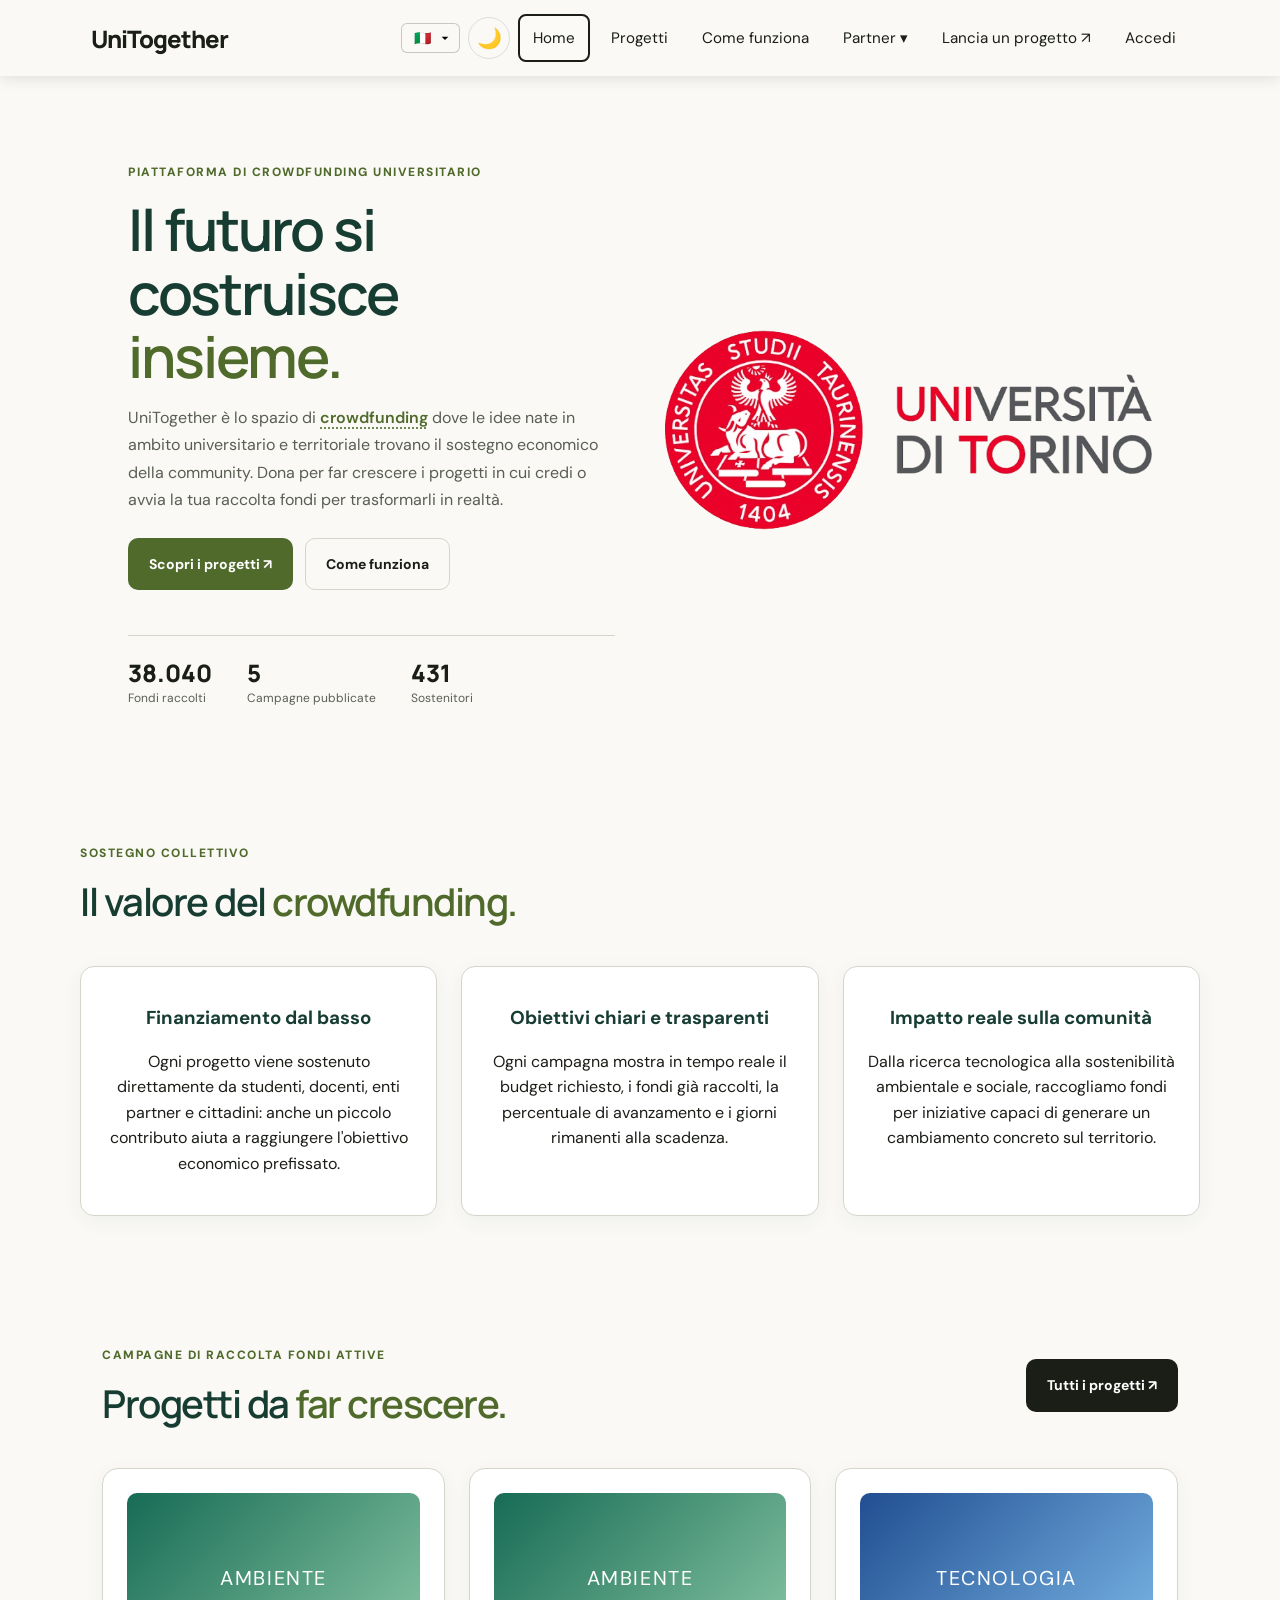
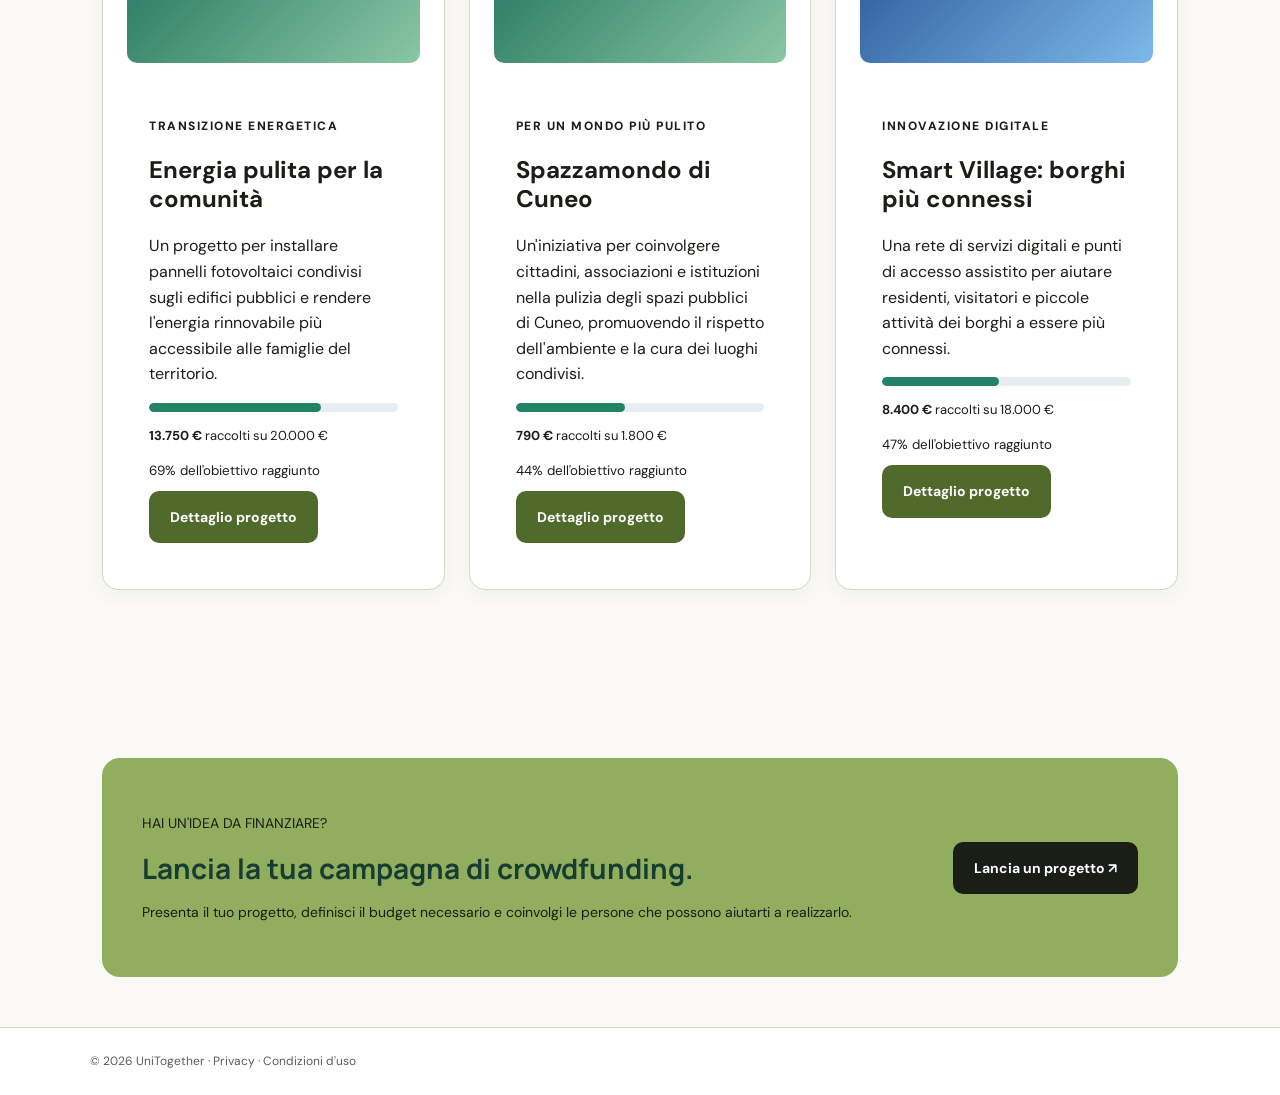
<file: assignment2_gruppoAC/src/index.html>
<!DOCTYPE html>
<html lang="it">
<head>
    <meta charset="UTF-8">
    <meta name="viewport" content="width=device-width, initial-scale=1.0">
    <title>UniTogether</title>
    <link rel="stylesheet" href="../stile/stile.css">
    <script src="../js/app.js" defer></script>
    <script src="../dati/progetti-dati.js" defer></script>
    <script src="../js/home.js" defer></script>
</head>
<body>

<header class="site-header">
    <a class="logo" href="index.html">UniTogether</a>

    <button class="menu-toggle" id="menuToggle"
            aria-label="Apri menu"
            aria-expanded="false"
            aria-controls="mainNav">
        ☰
    </button>

    <nav id="mainNav">
        <div class="language-selector">
            <select id="languageSelect" onchange="cambiaLinguaGoogle(this.value)" aria-label="Seleziona lingua">
                <option value="it">🇮🇹</option>
                <option value="en">🇬🇧</option>
                <option value="es">🇪🇸</option>
                <option value="fr">🇫🇷</option>
                <option value="de">🇩🇪</option>
            </select>
        </div>

        <!-- Contenitore nascosto indispensabile per far funzionare Google Translate -->
        <div id="google_translate_element" hidden></div>

        <button
                id="themeToggle"
                class="theme-toggle"
                type="button"
                aria-label="Attiva modalità scura"
                aria-pressed="false">
            🌙
        </button>
        <a href="index.html" aria-current="page">Home</a>
        <a href="progetti.html">Progetti</a>
        <a href="come-funziona.html">Come funziona</a>

        <div class="partner-dropdown">
            <button class="partner-btn" id="partnerBtn" aria-expanded="false">
                Partner ▾
            </button>
            <div class="partner-menu" id="partnerMenu">
                <div class="partner-item">
                    <button class="submenu-btn" aria-expanded="false">Banche <span>›</span></button>
                    <div class="partner-submenu">
                        <a href="errore.html">Banca 1</a>
                        <a href="errore.html">Banca 2</a>
                        <a href="errore.html">Banca 3</a>
                    </div>
                </div>
                <div class="partner-item">
                    <button class="submenu-btn" aria-expanded="false">Enti Pubblici <span>›</span></button>
                    <div class="partner-submenu">
                        <a href="errore.html">Ente pubblico 1</a>
                        <a href="errore.html">Ente pubblico 2</a>
                        <a href="errore.html">Ente pubblico 3</a>
                    </div>
                </div>
                <div class="partner-item">
                    <button class="submenu-btn" aria-expanded="false">Fondazioni <span>›</span></button>
                    <div class="partner-submenu">
                        <a href="errore.html">Fondazione 1</a>
                        <a href="errore.html">Fondazione 2</a>
                        <a href="errore.html">Fondazione 3</a>
                    </div>
                </div>
                <div class="partner-item">
                    <button class="submenu-btn" aria-expanded="false">Università <span>›</span></button>
                    <div class="partner-submenu">
                        <a href="index.html">Università di Torino</a>
                        <a href="errore.html">Università di Firenze</a>
                        <a href="errore.html">Università Bocconi</a>
                        <a href="errore.html">Politecnico di Torino</a>
                    </div>
                </div>
            </div>
        </div>

        <a href="aggiungi.html">Lancia un progetto ↗</a>
        <a href="login.html">Accedi</a>
    </nav>
</header>

<main>
    <section class="hero">
        <div class="hero-text">
            <p class="eyebrow">PIATTAFORMA DI CROWDFUNDING UNIVERSITARIO</p>
            <h1>Il futuro si<br>costruisce <span>insieme.</span></h1>
            <p>
                UniTogether è lo spazio di <strong><abbr data-tooltip="Raccolta collettiva e collaborativa di fondi, effettuata attraverso la rete, aperta a tutti coloro che decidono di finanziare progetti innovativi e imprese appena costituite.">crowdfunding</abbr></strong> dove le idee nate in ambito universitario e territoriale trovano il sostegno economico della community. Dona per far crescere i progetti in cui credi o avvia la tua raccolta fondi per trasformarli in realtà.
            </p>

            <div class="hero-actions">
                <a href="progetti.html" class="btn primary-btn">Scopri i progetti ↗</a>
                <a href="come-funziona.html" class="btn secondary-btn">Come funziona</a>
            </div>

            <div class="statistics">
                <div><strong id="totalRaised">—</strong><small>Fondi raccolti</small></div>
                <div><strong id="totalProjects">—</strong><small>Campagne pubblicate</small></div>
                <div><strong id="totalSupporters">—</strong><small>Sostenitori</small></div>
            </div>
        </div>

        <div class="hero-illustration">
            <img src="../img/logo_unito.png" class="responsive-logo" alt="Logo Università di Torino">
        </div>
    </section>

    <section class="container section crowdfunding-section">
        <div class="section-title">
            <div>
                <p class="eyebrow">SOSTEGNO COLLETTIVO</p>
                <h2>Il valore del <span>crowdfunding.</span></h2>
            </div>
        </div>

        <div class="feature-grid">
            <article class="card">
                <h3>Finanziamento dal basso</h3>
                <p>Ogni progetto viene sostenuto direttamente da studenti, docenti, enti partner e cittadini: anche un piccolo contributo aiuta a raggiungere l'obiettivo economico prefissato.</p>
            </article>
            <article class="card">
                <h3>Obiettivi chiari e trasparenti</h3>
                <p>Ogni campagna mostra in tempo reale il budget richiesto, i fondi già raccolti, la percentuale di avanzamento e i giorni rimanenti alla scadenza.</p>
            </article>
            <article class="card">
                <h3>Impatto reale sulla comunità</h3>
                <p>Dalla ricerca tecnologica alla sostenibilità ambientale e sociale, raccogliamo fondi per iniziative capaci di generare un cambiamento concreto sul territorio.</p>
            </article>
        </div>
    </section>

    <section class="projects-section">
        <div class="section-title">
            <div>
                <p class="eyebrow">CAMPAGNE DI RACCOLTA FONDI ATTIVE</p>
                <h2>Progetti da <span>far crescere.</span></h2>
            </div>
            <a href="progetti.html" class="btn dark-btn">Tutti i progetti ↗</a>
        </div>

        <!-- Le prime tre schede vengono generate automaticamente dal JSON. -->
        <div class="project-grid" id="homeProjectGrid" aria-live="polite">
            <p>Caricamento progetti...</p>
        </div>
    </section>

    <section class="call-to-action">
        <div>
            <p>HAI UN'IDEA DA FINANZIARE?</p>
            <h2>Lancia la tua campagna di crowdfunding.</h2>
            <p>Presenta il tuo progetto, definisci il budget necessario e coinvolgi le persone che possono aiutarti a realizzarlo.</p>
        </div>
        <a href="aggiungi.html" class="btn dark-btn">Lancia un progetto ↗️</a>
    </section>
</main>

<footer class="footer-simple">
    © 2026 UniTogether · Privacy · Condizioni d'uso
</footer>

</body>
</html>
</file>
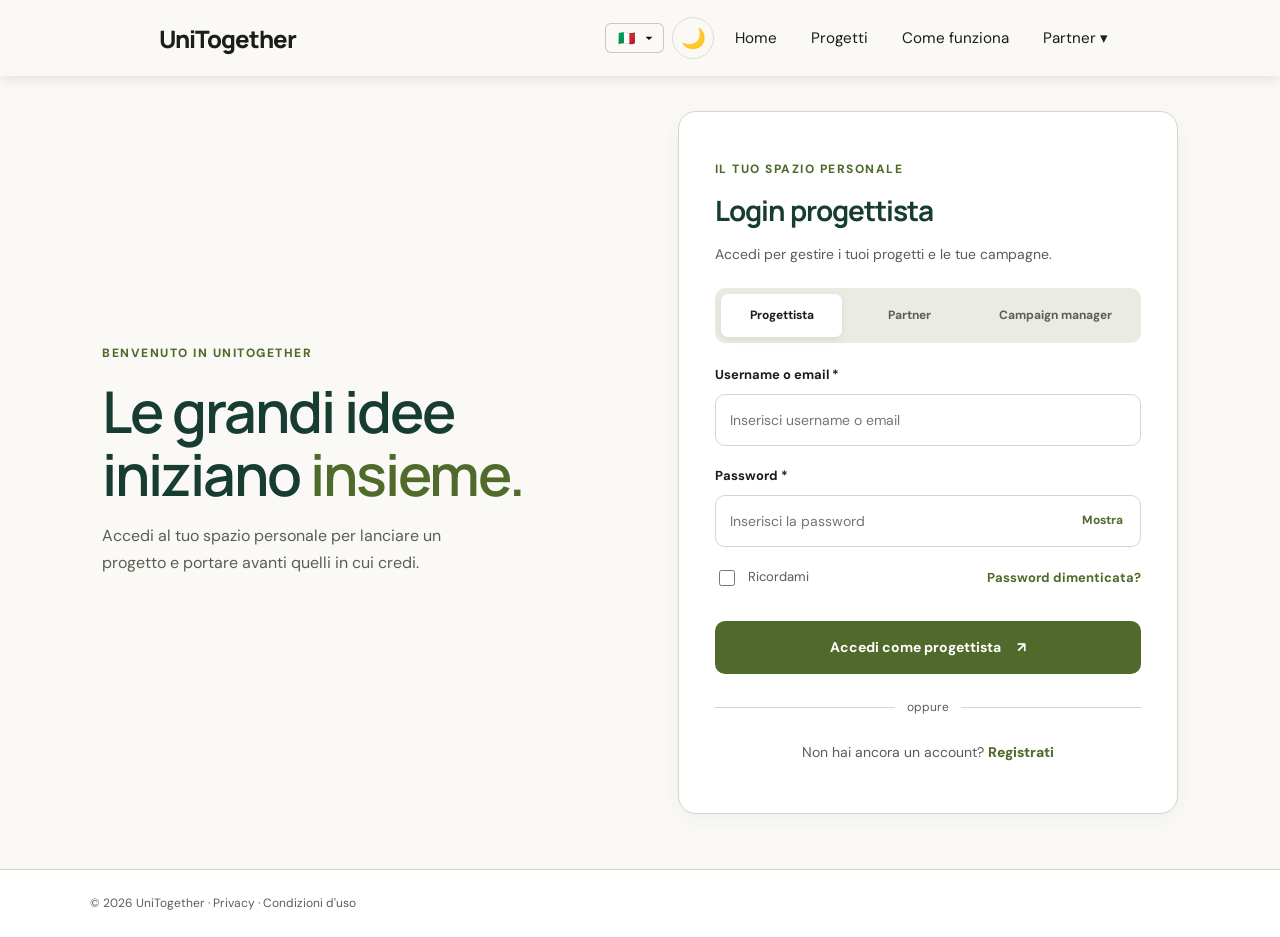
<file: assignment2_gruppoAC/src/aggiungi.html>
<!DOCTYPE html>
<html lang="it">
<head>
    <meta charset="UTF-8">
    <meta name="viewport" content="width=device-width, initial-scale=1.0">
    <title>Lancia un progetto | UniTogether</title>

    <link rel="stylesheet" href="../stile/stile.css">

    <script src="../js/app.js" defer></script>
    <script src="../js/aggiungi.js" defer></script>
</head>

<body>

<header class="site-header">
    <a class="logo" href="index.html">UniTogether</a>

    <button class="menu-toggle" id="menuToggle"
            aria-label="Apri menu"
            aria-expanded="false"
            aria-controls="mainNav">
        ☰
    </button>

    <nav id="mainNav">

        <div class="language-selector">
            <select id="languageSelect"
                    onchange="cambiaLinguaGoogle(this.value)"
                    aria-label="Seleziona lingua">
                <option value="it">🇮🇹</option>
                <option value="en">🇬🇧</option>
                <option value="es">🇪🇸</option>
                <option value="fr">🇫🇷</option>
                <option value="de">🇩🇪</option>
            </select>
        </div>

        <div id="google_translate_element" style="display:none;"></div>

        <button id="themeToggle" class="theme-toggle"
                type="button"
                aria-label="Attiva modalità scura"
                aria-pressed="false">
            🌙
        </button>

        <a href="index.html">Home</a>
        <a href="progetti.html">Progetti</a>
        <a href="come-funziona.html">Come funziona</a>

        <div class="partner-dropdown">
            <button class="partner-btn" id="partnerBtn"
                    aria-expanded="false">
                Partner ▾
            </button>

            <div class="partner-menu" id="partnerMenu">
                <div class="partner-item">
                    <button class="submenu-btn" aria-expanded="false">
                        Banche <span>›</span>
                    </button>
                    <div class="partner-submenu">
                        <a href="errore.html">Banca 1</a>
                        <a href="errore.html">Banca 2</a>
                        <a href="errore.html">Banca 3</a>
                    </div>
                </div>

                <div class="partner-item">
                    <button class="submenu-btn" aria-expanded="false">
                        Enti Pubblici <span>›</span>
                    </button>
                    <div class="partner-submenu">
                        <a href="errore.html">Ente pubblico 1</a>
                        <a href="errore.html">Ente pubblico 2</a>
                    </div>
                </div>

                <div class="partner-item">
                    <button class="submenu-btn" aria-expanded="false">
                        Fondazioni <span>›</span>
                    </button>
                    <div class="partner-submenu">
                        <a href="errore.html">Fondazione 1</a>
                    </div>
                </div>

                <div class="partner-item">
                    <button class="submenu-btn" aria-expanded="false">
                        Università <span>›</span>
                    </button>
                    <div class="partner-submenu">
                        <a href="index.html">Università di Torino</a>
                        <a href="errore.html">Università di Firenze</a>
                        <a href="errore.html">Università Bocconi</a>
                    </div>
                </div>
            </div>
        </div>

        <a href="aggiungi.html" aria-current="page">Lancia un progetto ↗</a>
    </nav>
</header>

<main class="add-project-page">

    <section class="add-project-heading">
        <p class="eyebrow">LA TUA IDEA MERITA DI CRESCERE</p>
        <h1>Costruiamo qualcosa <span>insieme.</span></h1>
        <p>
            Raccontaci la tua idea, definisci il tuo obiettivo
            e trova le persone che possono aiutarti a realizzarla.
        </p>
    </section>

    <div class="add-project-layout">

        <!-- SIDEBAR -->

        <aside class="wizard-sidebar">

            <div class="wizard-progress">
                <div class="wizard-progress-header">
                    <strong>La tua candidatura</strong>
                    <span id="progressPercentage">20%</span>
                </div>

                <div class="wizard-progress-track">
                    <span id="progressBar"></span>
                </div>
            </div>

            <div class="wizard-steps">

                <button class="wizard-step active" data-step="0">
                    <span class="step-number">1</span>
                    <span>
                        <strong>Informazioni generali</strong>
                        <small>Presenta la tua idea</small>
                    </span>
                </button>

                <button class="wizard-step" data-step="1">
                    <span class="step-number">2</span>
                    <span>
                        <strong>Obiettivo e categoria</strong>
                        <small>Definisci il tuo progetto</small>
                    </span>
                </button>

                <button class="wizard-step" data-step="2">
                    <span class="step-number">3</span>
                    <span>
                        <strong>La tua storia</strong>
                        <small>Spiega perché è importante</small>
                    </span>
                </button>

                <button class="wizard-step" data-step="3">
                    <span class="step-number">4</span>
                    <span>
                        <strong>Immagini</strong>
                        <small>Dai un volto alla tua idea</small>
                    </span>
                </button>

                <button class="wizard-step" data-step="4">
                    <span class="step-number">5</span>
                    <span>
                        <strong>Riepilogo</strong>
                        <small>Controlla e invia</small>
                    </span>
                </button>

            </div>

            <div class="wizard-help">
                <strong>Hai bisogno di aiuto?</strong>
                <p>Puoi salvare la bozza e riprendere quando vuoi.</p>
            </div>

        </aside>

        <!-- FORM -->

        <section class="wizard-content">

            <div class="wizard-content-header">
                <div>
                    <span class="eyebrow" id="stepEyebrow">PASSAGGIO 1 DI 5</span>
                    <h2 id="stepTitle">Presenta la tua idea</h2>
                    <p id="stepDescription">
                        Cominciamo dalle informazioni principali.
                    </p>
                </div>

                <span class="draft-status" id="draftStatus">
                    Bozza non salvata
                </span>
            </div>

            <form id="projectForm" novalidate>

                <!-- STEP 1 -->

                <div class="wizard-panel active" data-panel="0">

                    <div class="field-group">
                        <label for="projectTitle">Nome del progetto *</label>
                        <input type="text" id="projectTitle"
                               maxlength="80"
                               placeholder="Es. Un laboratorio per il futuro"
                               required>
                        <small>Un titolo breve, chiaro e riconoscibile.</small>
                        <span class="field-error"></span>
                    </div>

                    <div class="field-group">
                        <label for="projectSubtitle">Sottotitolo</label>
                        <input type="text" id="projectSubtitle"
                               maxlength="120"
                               placeholder="Descrivi la tua idea in una frase">
                    </div>

                    <div class="field-row">

                        <div class="field-group">
                            <label for="projectUniversity">Università *</label>
                            <input type="text" id="projectUniversity"
                                   placeholder="Es. Università di Torino"
                                   required>
                            <span class="field-error"></span>
                        </div>

                        <div class="field-group">
                            <label for="projectLocation">Località *</label>
                            <input type="text" id="projectLocation"
                                   placeholder="Es. Torino"
                                   required>
                            <span class="field-error"></span>
                        </div>

                    </div>

                    <div class="field-group">
                        <label for="projectTeam">Team o referente</label>
                        <input type="text" id="projectTeam"
                               placeholder="Es. Associazione studenti UniTo">
                    </div>

                </div>

                <!-- STEP 2 -->

                <div class="wizard-panel" data-panel="1">

                    <div class="field-group">
                        <label>Categoria del progetto *</label>

                        <div class="category-options">

                            <label class="category-option green">
                                <input type="radio" name="category"
                                       value="ambiente" required>
                                <span>🌱</span>
                                <strong>Ambiente</strong>
                                <small>Sostenibilità e natura</small>
                            </label>

                            <label class="category-option purple">
                                <input type="radio" name="category"
                                       value="cultura">
                                <span>🎨</span>
                                <strong>Cultura</strong>
                                <small>Arte e conoscenza</small>
                            </label>

                            <label class="category-option blue">
                                <input type="radio" name="category"
                                       value="tecnologia">
                                <span>💡</span>
                                <strong>Tecnologia</strong>
                                <small>Innovazione e ricerca</small>
                            </label>

                            <label class="category-option orange">
                                <input type="radio" name="category"
                                       value="sociale">
                                <span>🤝</span>
                                <strong>Sociale</strong>
                                <small>Comunità e inclusione</small>
                            </label>

                        </div>

                        <span class="field-error" id="categoryError"></span>
                    </div>

                    <div class="field-row">

                        <div class="field-group">
                            <label for="projectGoal">Obiettivo economico (€) *</label>
                            <input type="number" id="projectGoal"
                                   min="1" max="10000000"
                                   step="1"
                                   placeholder="Es. 5000" required>
                            <span class="field-error"></span>
                        </div>

                        <div class="field-group">
                            <label for="projectDeadline">Scadenza *</label>
                            <input type="date" id="projectDeadline" required>
                            <span class="field-error"></span>
                        </div>

                    </div>

                    <div class="field-group">
                        <label for="projectBeneficiaries">A chi si rivolge?</label>
                        <input type="text" id="projectBeneficiaries"
                               placeholder="Es. Studenti universitari">
                    </div>

                </div>

                <!-- STEP 3 -->

                <div class="wizard-panel" data-panel="2">

                    <div class="field-group">
                        <label for="projectShortDescription">
                            Descrizione breve *
                        </label>

                        <textarea id="projectShortDescription"
                                  rows="3" maxlength="250"
                                  placeholder="Racconta la tua idea in poche parole..."
                                  required></textarea>

                        <small><span id="shortCount">0</span>/250 caratteri</small>
                        <span class="field-error"></span>
                    </div>

                    <div class="field-group">
                        <label for="projectDescription">
                            Racconta il tuo progetto *
                        </label>

                        <textarea id="projectDescription"
                                  rows="8" maxlength="3000"
                                  placeholder="Qual è il problema che vuoi risolvere? Qual è la tua soluzione? ..."
                                  required></textarea>

                        <small><span id="descriptionCount">0</span>/3000 caratteri</small>
                        <span class="field-error"></span>
                    </div>

                    <div class="field-group">
                        <label for="projectImpact">Come verranno utilizzati i fondi?</label>
                        <textarea id="projectImpact" rows="4"
                                  placeholder="Quali cambiamenti porterà il tuo progetto con il ricavato?"></textarea>
                    </div>

                </div>

                <!-- STEP 4 -->

                <div class="wizard-panel" data-panel="3">

                    <div class="field-group">
                        <label for="projectImage">Immagine di copertina</label>

                        <input type="file" id="projectImage"
                               accept="image/png,image/jpeg,image/webp">

                        <small>
                            Formati ammessi: JPG, PNG e WEBP.
                            Dimensione massima: 2 MB.
                        </small>

                        <div class="image-preview" id="imagePreview">
                            <span>📷</span>
                            <p>L'anteprima della tua immagine apparirà qui.</p>
                        </div>

                        <button type="button" class="remove-image"
                                id="removeImage" hidden>
                            Rimuovi immagine
                        </button>
                    </div>

                    <div class="field-group">
                        <label for="projectWebsite">Sito web o link esterno</label>
                        <input type="url" id="projectWebsite"
                               placeholder="https://...">
                    </div>

                </div>

                <!-- STEP 5 -->

                <div class="wizard-panel" data-panel="4">

                    <div class="review-notice">
                        <span>✓</span>
                        <div>
                            <strong>Ci siamo quasi!</strong>
                            <p>Controlla le informazioni prima di inviare il progetto.</p>
                        </div>
                    </div>

                    <div id="projectReview" class="project-review"></div>

                    <label class="review-checkbox">
                        <input type="checkbox" id="confirmProject">
                        <span>
                            Confermo che le informazioni inserite sono corrette
                            e che il progetto rispetta le condizioni di utilizzo.<b>*</b>
                        </span>
                    </label>

                    <p class="review-error" id="confirmError"></p>

                </div>

                <!-- NAVIGAZIONE -->

                <div class="wizard-actions">

                    <button type="button" id="previousStep"
                            class="wizard-back" hidden>
                        ← Indietro
                    </button>

                    <span class="required-note">* Campi obbligatori</span>

                    <button type="button" id="nextStep"
                            class="btn primary-btn">
                        Continua →
                    </button>

                    <button type="submit" id="submitProject"
                            class="btn primary-btn" hidden>
                        Invia progetto ↗
                    </button>

                </div>

                <p class="form-message" id="formMessage"
                   aria-live="polite"></p>

            </form>

        </section>

    </div>

</main>

<footer class="footer-simple">
    © 2026 UniTogether · Privacy · Condizioni d'uso
</footer>

</body>
</html>
</file>
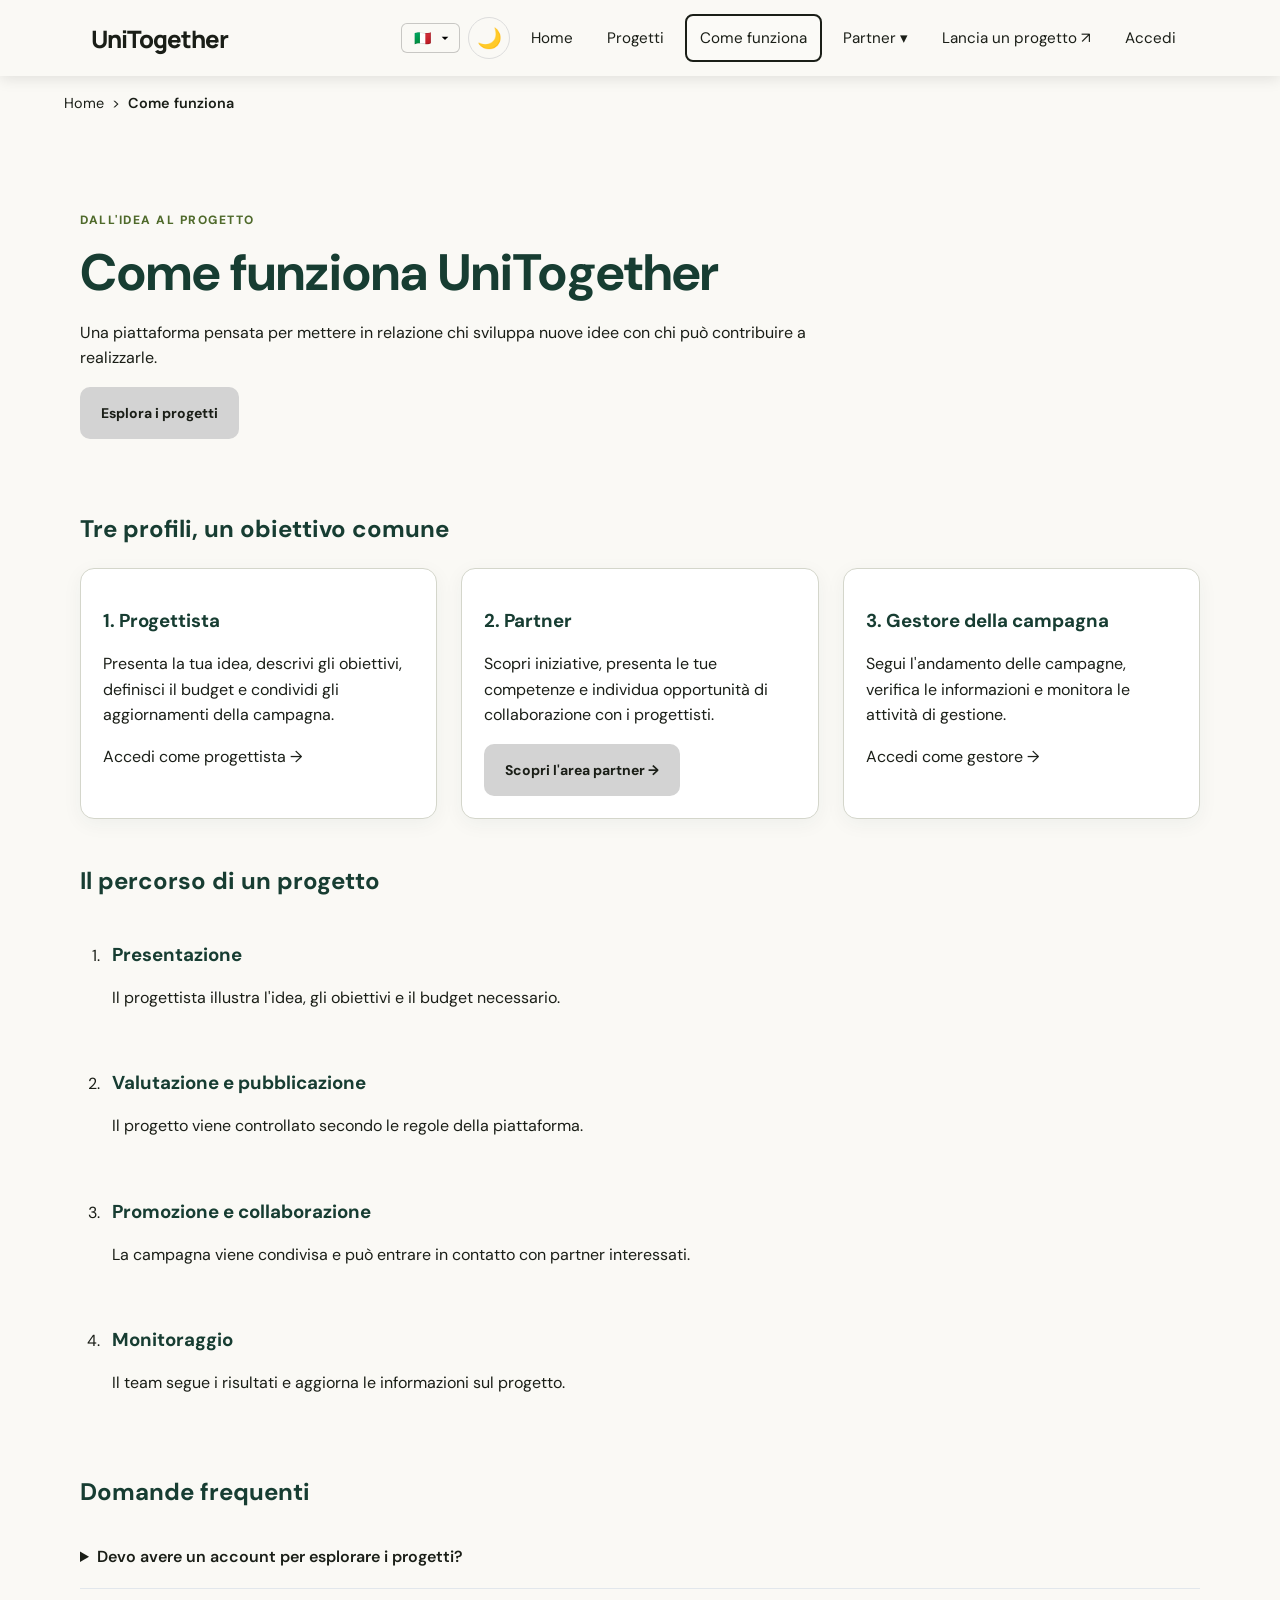
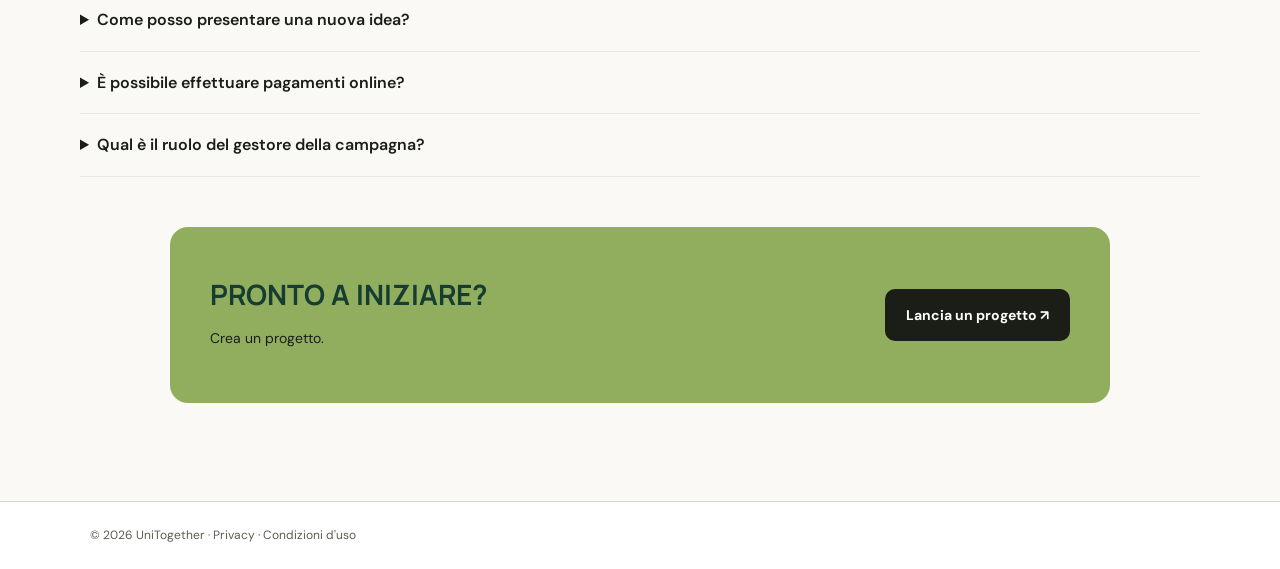
<file: assignment2_gruppoAC/src/come-funziona.html>
<!DOCTYPE html>
<html lang="it">
<head>
  <meta charset="UTF-8">
  <meta name="viewport" content="width=device-width, initial-scale=1.0">
  <title>Come funziona | UniTogether</title>
  <link rel="stylesheet" href="../stile/stile.css">
  <script src="../js/app.js" defer></script>
</head>
<body>
  <header class="site-header">
    <a class="logo" href="index.html">UniTogether</a>

    <button class="menu-toggle" id="menuToggle"
            aria-label="Apri menu"
            aria-expanded="false"
            aria-controls="mainNav">
      ☰
    </button>

    <nav id="mainNav">
      <div class="language-selector">
        <select id="languageSelect" onchange="cambiaLinguaGoogle(this.value)" aria-label="Seleziona lingua">
          <option value="it">🇮🇹</option>
          <option value="en">🇬🇧</option>
          <option value="es">🇪🇸</option>
          <option value="fr">🇫🇷</option>
          <option value="de">🇩🇪</option>
        </select>
      </div>

      <!-- Contenitore nascosto indispensabile per far funzionare Google Translate -->
      <div id="google_translate_element" style="display:none;"></div>
      <button
              id="themeToggle"
              class="theme-toggle"
              type="button"
              aria-label="Attiva modalità scura"
              aria-pressed="false">
        🌙
      </button>
      <a href="index.html">Home</a>
      <a href="progetti.html">Progetti</a>
      <a href="come-funziona.html" aria-current="page">Come funziona</a>
      <div class="partner-dropdown">

        <button class="partner-btn" id="partnerBtn"
                aria-expanded="false">
          Partner ▾
        </button>

        <div class="partner-menu" id="partnerMenu">

          <!-- BANCHE -->
          <div class="partner-item">
            <button class="submenu-btn" aria-expanded="false">
              Banche <span>›</span>
            </button>

            <div class="partner-submenu">
              <a href="errore.html">Banca 1</a>
              <a href="errore.html">Banca 2</a>
              <a href="errore.html">Banca 3</a>
            </div>
          </div>

          <!-- ENTI PUBBLICI -->
          <div class="partner-item">
            <button class="submenu-btn" aria-expanded="false">
              Enti Pubblici <span>›</span>
            </button>

            <div class="partner-submenu">
              <a href="errore.html">Ente pubblico 1</a>
              <a href="errore.html">Ente pubblico 2</a>
              <a href="errore.html">Ente pubblico 3</a>
            </div>
          </div>

          <!-- FONDAZIONI -->
          <div class="partner-item">
            <button class="submenu-btn" aria-expanded="false">
              Fondazioni <span>›</span>
            </button>

            <div class="partner-submenu">
              <a href="errore.html">Fondazione 1</a>
              <a href="errore.html">Fondazione 2</a>
              <a href="errore.html">Fondazione 3</a>
            </div>
          </div>

          <!-- UNIVERSITÀ -->
          <div class="partner-item">
            <button class="submenu-btn" aria-expanded="false">
              Università <span>›</span>
            </button>

            <div class="partner-submenu">
              <a href="index.html">Università di Torino</a>
              <a href="errore.html">Università di Firenze</a>
              <a href="errore.html">Università Bocconi</a>
              <a href="errore.html">Politecnico di Torino</a>
            </div>
          </div>

        </div>
      </div>
      <a href="aggiungi.html">
            Lancia un progetto ↗
        </a>
      <a href="login.html">Accedi</a>
    </nav>
  </header>
  <nav class="breadcrumbs" aria-label="Percorso">
    <a href="index.html">Home</a>
    <div>&gt;</div>
    <span aria-current="page">Come funziona</span>
  </nav>

  <main class="container">
    <section class="page-hero">
      <p class="eyebrow">Dall'idea al progetto</p>
      <h1>Come funziona UniTogether</h1>
      <p>
        Una piattaforma pensata per mettere in relazione chi sviluppa
        nuove idee con chi può contribuire a realizzarle.
      </p>
      <a class="btn" href="progetti.html">Esplora i progetti</a>
    </section>

    <section class="section">
      <h2>Tre profili, un obiettivo comune</h2>
      <div class="feature-grid">
        <article class="card">
          <h3>1. Progettista</h3>
          <p>
            Presenta la tua idea, descrivi gli obiettivi, definisci il
            budget e condividi gli aggiornamenti della campagna.
          </p>
          <a href="login.html?ruolo=progettista">Accedi come progettista →</a>
        </article>

        <article class="card">
          <h3>2. Partner</h3>
          <p>
            Scopri iniziative, presenta le tue competenze e individua
            opportunità di collaborazione con i progettisti.
          </p>
          <a class="btn" href="partner.html">Scopri l'area partner →</a>
        </article>

        <article class="card">
          <h3>3. Gestore della campagna</h3>
          <p>
            Segui l'andamento delle campagne, verifica le informazioni
            e monitora le attività di gestione.
          </p>
          <a href="login.html?ruolo=gestore">Accedi come gestore →</a>
        </article>
      </div>
    </section>

    <section class="section">
      <h2>Il percorso di un progetto</h2>
      <ol class="steps-list">
        <li>
          <h3>Presentazione</h3>
          <p>Il progettista illustra l'idea, gli obiettivi e il budget necessario.</p>
        </li>
        <li>
          <h3>Valutazione e pubblicazione</h3>
          <p>Il progetto viene controllato secondo le regole della piattaforma.</p>
        </li>
        <li>
          <h3>Promozione e collaborazione</h3>
          <p>La campagna viene condivisa e può entrare in contatto con partner interessati.</p>
        </li>
        <li>
          <h3>Monitoraggio</h3>
          <p>Il team segue i risultati e aggiorna le informazioni sul progetto.</p>
        </li>
      </ol>
    </section>

    <section class="section">
      <h2>Domande frequenti</h2>

      <details class="faq-item">
        <summary>Devo avere un account per esplorare i progetti?</summary>
        <p>Puoi consultare il catalogo dimostrativo senza effettuare il login.</p>
      </details>

      <details class="faq-item">
        <summary>Come posso presentare una nuova idea?</summary>
        <p>Accedi come progettista. La creazione e l'invio di una campagna
           richiedono che i relativi servizi siano attivi.</p>
      </details>

      <details class="faq-item">
        <summary>È possibile effettuare pagamenti online?</summary>
        <p>In questa versione dimostrativa i pagamenti non sono attivi.
           Per raccogliere fondi reali occorre integrare un sistema di
           pagamento e i servizi backend necessari.</p>
      </details>

      <details class="faq-item">
        <summary>Qual è il ruolo del gestore della campagna?</summary>
        <p>Il gestore si occupa delle attività di controllo e monitoraggio
           previste dalle autorizzazioni e dalle regole della piattaforma.</p>
      </details>
    </section>

    <section class="call-to-action">
      <div>
        <h2>PRONTO A INIZIARE?</h2>
        <p>Crea un progetto.</p>
      </div>
      <a href="aggiungi.html" class="btn dark-btn">Lancia un progetto ↗️</a>
    </section>
  </main>

  <footer class="footer-simple">
    © 2026 UniTogether · Privacy · Condizioni d'uso
  </footer>
</body>
</html>
</file>
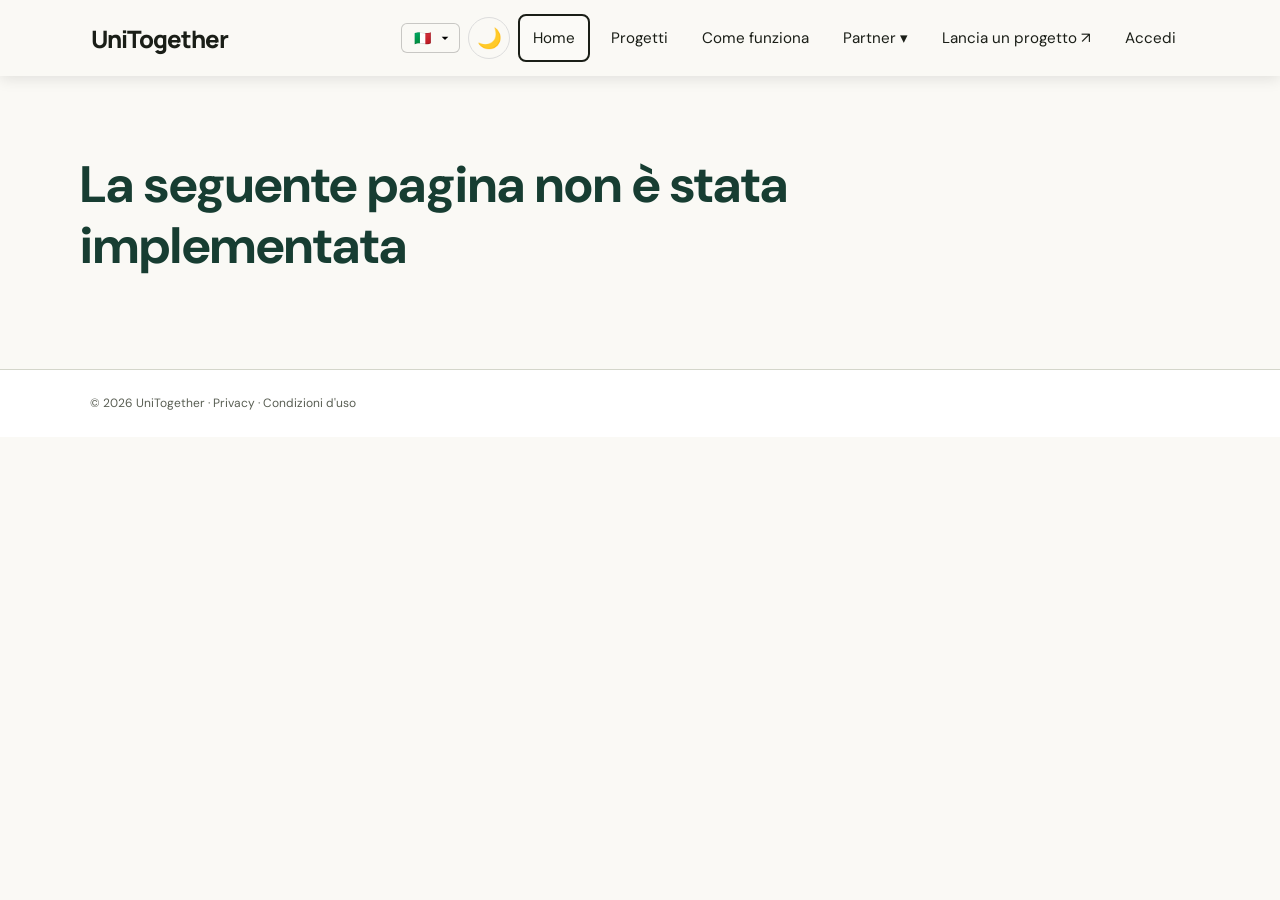
<file: assignment2_gruppoAC/src/errore.html>
<!DOCTYPE html>
<html lang="it">
<head>
    <meta charset="UTF-8">
    <meta name="viewport" content="width=device-width, initial-scale=1.0">
    <title>UniTogether</title>
    <link rel="stylesheet" href="../stile/stile.css">
    <script src="../js/app.js" defer></script>
</head>
<body>

<header class="site-header">
    <a class="logo" href="index.html">UniTogether</a>
    <button class="menu-toggle" id="menuToggle"
            aria-label="Apri menu"
            aria-expanded="false"
            aria-controls="mainNav">
        ☰
    </button>

    <nav id="mainNav">
        <div class="language-selector">
            <select id="languageSelect" onchange="cambiaLinguaGoogle(this.value)" aria-label="Seleziona lingua">
                <option value="it">🇮🇹</option>
                <option value="en">🇬🇧</option>
                <option value="es">🇪🇸</option>
                <option value="fr">🇫🇷</option>
                <option value="de">🇩🇪</option>
            </select>
        </div>

        <!-- Contenitore nascosto indispensabile per far funzionare Google Translate -->
        <div id="google_translate_element" style="display:none;"></div>
        <button
                id="themeToggle"
                class="theme-toggle"
                type="button"
                aria-label="Attiva modalità scura"
                aria-pressed="false">
            🌙
        </button>
        <a href="index.html" aria-current="page">Home</a>
        <a href="progetti.html">Progetti</a>
        <a href="come-funziona.html">Come funziona</a>


        <div class="partner-dropdown">

            <button class="partner-btn" id="partnerBtn"
                    aria-expanded="false">
                Partner ▾
            </button>

            <div class="partner-menu" id="partnerMenu">

                <!-- BANCHE -->
                <div class="partner-item">
                    <button class="submenu-btn" aria-expanded="false">
                        Banche <span>›</span>
                    </button>

                    <div class="partner-submenu">
                        <a href="errore.html">Banca 1</a>
                        <a href="errore.html">Banca 2</a>
                        <a href="errore.html">Banca 3</a>
                    </div>
                </div>

                <!-- ENTI PUBBLICI -->
                <div class="partner-item">
                    <button class="submenu-btn" aria-expanded="false">
                        Enti Pubblici <span>›</span>
                    </button>

                    <div class="partner-submenu">
                        <a href="errore.html">Ente pubblico 1</a>
                        <a href="errore.html">Ente pubblico 2</a>
                        <a href="errore.html">Ente pubblico 3</a>
                    </div>
                </div>

                <!-- FONDAZIONI -->
                <div class="partner-item">
                    <button class="submenu-btn" aria-expanded="false">
                        Fondazioni <span>›</span>
                    </button>

                    <div class="partner-submenu">
                        <a href="errore.html">Fondazione 1</a>
                        <a href="errore.html">Fondazione 2</a>
                        <a href="errore.html">Fondazione 3</a>
                    </div>
                </div>

                <!-- UNIVERSITÀ -->
                <div class="partner-item">
                    <button class="submenu-btn" aria-expanded="false">
                        Università <span>›</span>
                    </button>

                    <div class="partner-submenu">
                        <a href="index.html">Università di Torino</a>
                        <a href="errore.html">Università di Firenze</a>
                        <a href="errore.html">Università Bocconi</a>
                        <a href="errore.html">Politecnico di Torino</a>
                    </div>
                </div>

            </div>
        </div>


        <a href="aggiungi.html">
            Lancia un progetto ↗
        </a>
        <a href="login.html">Accedi</a>
    </nav>

    <button class="menu-toggle" aria-label="Apri menu">☰</button>
</header>

<main class="container">
    <section class="page-hero"><h1>La seguente pagina non è stata implementata</h1></section>

</main>

<footer class="footer-simple">
    © 2026 UniTogether · Privacy · Condizioni d'uso
</footer>

</body>
</html>
</file>
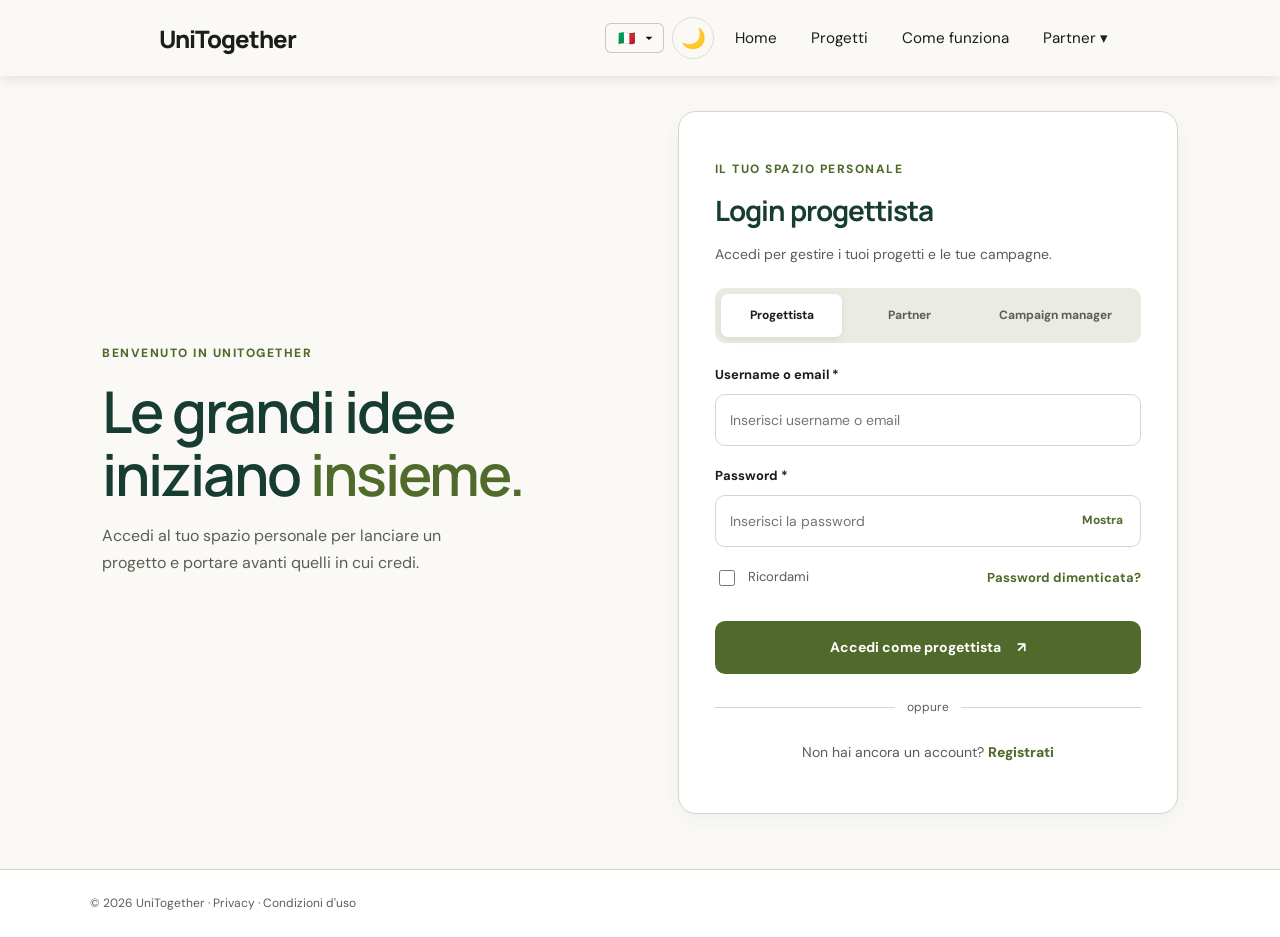
<file: assignment2_gruppoAC/src/login.html>
<!DOCTYPE html>
<html lang="it">
<head>
    <meta charset="UTF-8">
    <meta name="viewport" content="width=device-width, initial-scale=1.0">
    <title>Login | UniTogether</title>
    <link rel="stylesheet" href="../stile/stile.css">
    <script src="../js/app.js" defer></script>
</head>
<body class="auth-page">

<header class="site-header">
    <a class="logo" href="index.html">UniTogether</span></a>

    <button class="menu-toggle" id="menuToggle"
            aria-label="Apri menu"
            aria-expanded="false"
            aria-controls="mainNav">
        ☰
    </button>

    <nav id="mainNav">
        <div class="language-selector">
            <select id="languageSelect" onchange="cambiaLinguaGoogle(this.value)" aria-label="Seleziona lingua">
                <option value="it">🇮🇹</option>
                <option value="en">🇬🇧</option>
                <option value="es">🇪🇸</option>
                <option value="fr">🇫🇷</option>
                <option value="de">🇩🇪</option>
            </select>
        </div>

        <!-- Contenitore nascosto indispensabile per far funzionare Google Translate -->
        <div id="google_translate_element" style="display:none;"></div>
        <button
                id="themeToggle"
                class="theme-toggle"
                type="button"
                aria-label="Attiva modalità scura"
                aria-pressed="false">
            🌙
        </button>
        <a href="index.html">Home</a>
        <a href="progetti.html">Progetti</a>
        <a href="come-funziona.html">Come funziona</a>


        <div class="partner-dropdown">

            <button class="partner-btn" id="partnerBtn"
                    aria-expanded="false">
                Partner ▾
            </button>

            <div class="partner-menu" id="partnerMenu">

                <!-- BANCHE -->
                <div class="partner-item">
                    <button class="submenu-btn" aria-expanded="false">
                        Banche <span>›</span>
                    </button>

                    <div class="partner-submenu">
                        <a href="errore.html">Banca 1</a>
                        <a href="errore.html">Banca 2</a>
                        <a href="errore.html">Banca 3</a>
                    </div>
                </div>

                <!-- ENTI PUBBLICI -->
                <div class="partner-item">
                    <button class="submenu-btn" aria-expanded="false">
                        Enti Pubblici <span>›</span>
                    </button>

                    <div class="partner-submenu">
                        <a href="errore.html">Ente pubblico 1</a>
                        <a href="errore.html">Ente pubblico 2</a>
                        <a href="errore.html">Ente pubblico 3</a>
                    </div>
                </div>

                <!-- FONDAZIONI -->
                <div class="partner-item">
                    <button class="submenu-btn" aria-expanded="false">
                        Fondazioni <span>›</span>
                    </button>

                    <div class="partner-submenu">
                        <a href="errore.html">Fondazione 1</a>
                        <a href="errore.html">Fondazione 2</a>
                        <a href="errore.html">Fondazione 3</a>
                    </div>
                </div>

                <!-- UNIVERSITÀ -->
                <div class="partner-item">
                    <button class="submenu-btn" aria-expanded="false">
                        Università <span>›</span>
                    </button>

                    <div class="partner-submenu">
                        <a href="index.html">Università di Torino</a>
                        <a href="errore.html">Università di Firenze</a>
                        <a href="errore.html">Università Bocconi</a>
                        <a href="errore.html">Politecnico di Torino</a>
                    </div>
                </div>

            </div>
        </div>

    </nav>
</header>

<main class="login-layout">

    <section class="login-intro">
        <p class="eyebrow">BENVENUTO IN UNITOGETHER</p>
        <h1>Le grandi idee<br>iniziano <span>insieme.</span></h1>
        <p>
            Accedi al tuo spazio personale per lanciare un progetto e portare avanti
            quelli in cui credi.
        </p>
    </section>

    <section class="login-card">

        <p class="eyebrow">IL TUO SPAZIO PERSONALE</p>
        <h2 id="loginTitle">Login progettista</h2>
        <p id="loginDescription">
            Accedi per gestire i tuoi progetti e le tue campagne.
        </p>

        <div class="login-types">
            <button type="button"
                    class="role active"
                    data-role="progettista">
                Progettista
            </button>

            <button type="button"
                    class="role"
                    data-role="partner">
                Partner
            </button>

            <button type="button"
                    class="role"
                    data-role="manager">
                Campaign manager
            </button>
        </div>

        <form id="loginForm" novalidate>

            <div class="form-group">
                <label for="loginUser">Username o email *</label>
                <input type="text"
                       id="loginUser"
                       placeholder="Inserisci username o email"
                       autocomplete="username"
                       required>
                <small class="error"></small>
            </div>

            <div class="form-group">
                <label for="loginPassword">Password *</label>

                <div class="password-box">
                    <input type="password"
                           id="loginPassword"
                           placeholder="Inserisci la password"
                           autocomplete="current-password"
                           required>

                    <button type="button"
                            class="show-password"
                            data-target="loginPassword">
                        Mostra
                    </button>
                </div>

                <small class="error"></small>
            </div>

            <div class="login-options">
                <label class="remember">
                    <input type="checkbox" id="remember">
                    Ricordami
                </label>

                <a href="#" id="forgotPassword">
                    Password dimenticata?
                </a>
            </div>

            <button type="submit" class="btn primary-btn">
                <span id="loginButtonText">Accedi come progettista</span>
                <span>↗</span>
            </button>

            <p id="loginMessage" class="form-message"
               aria-live="polite"></p>

        </form>

        <div class="separator"><span>oppure</span></div>

        <p class="register-link">
            Non hai ancora un account?
            <a href="registrazione.html">Registrati</a>
        </p>

    </section>

</main>

<footer class="footer-simple">
    © 2026 UniTogether · Privacy · Condizioni d'uso
</footer>

</body>
</html>
</file>
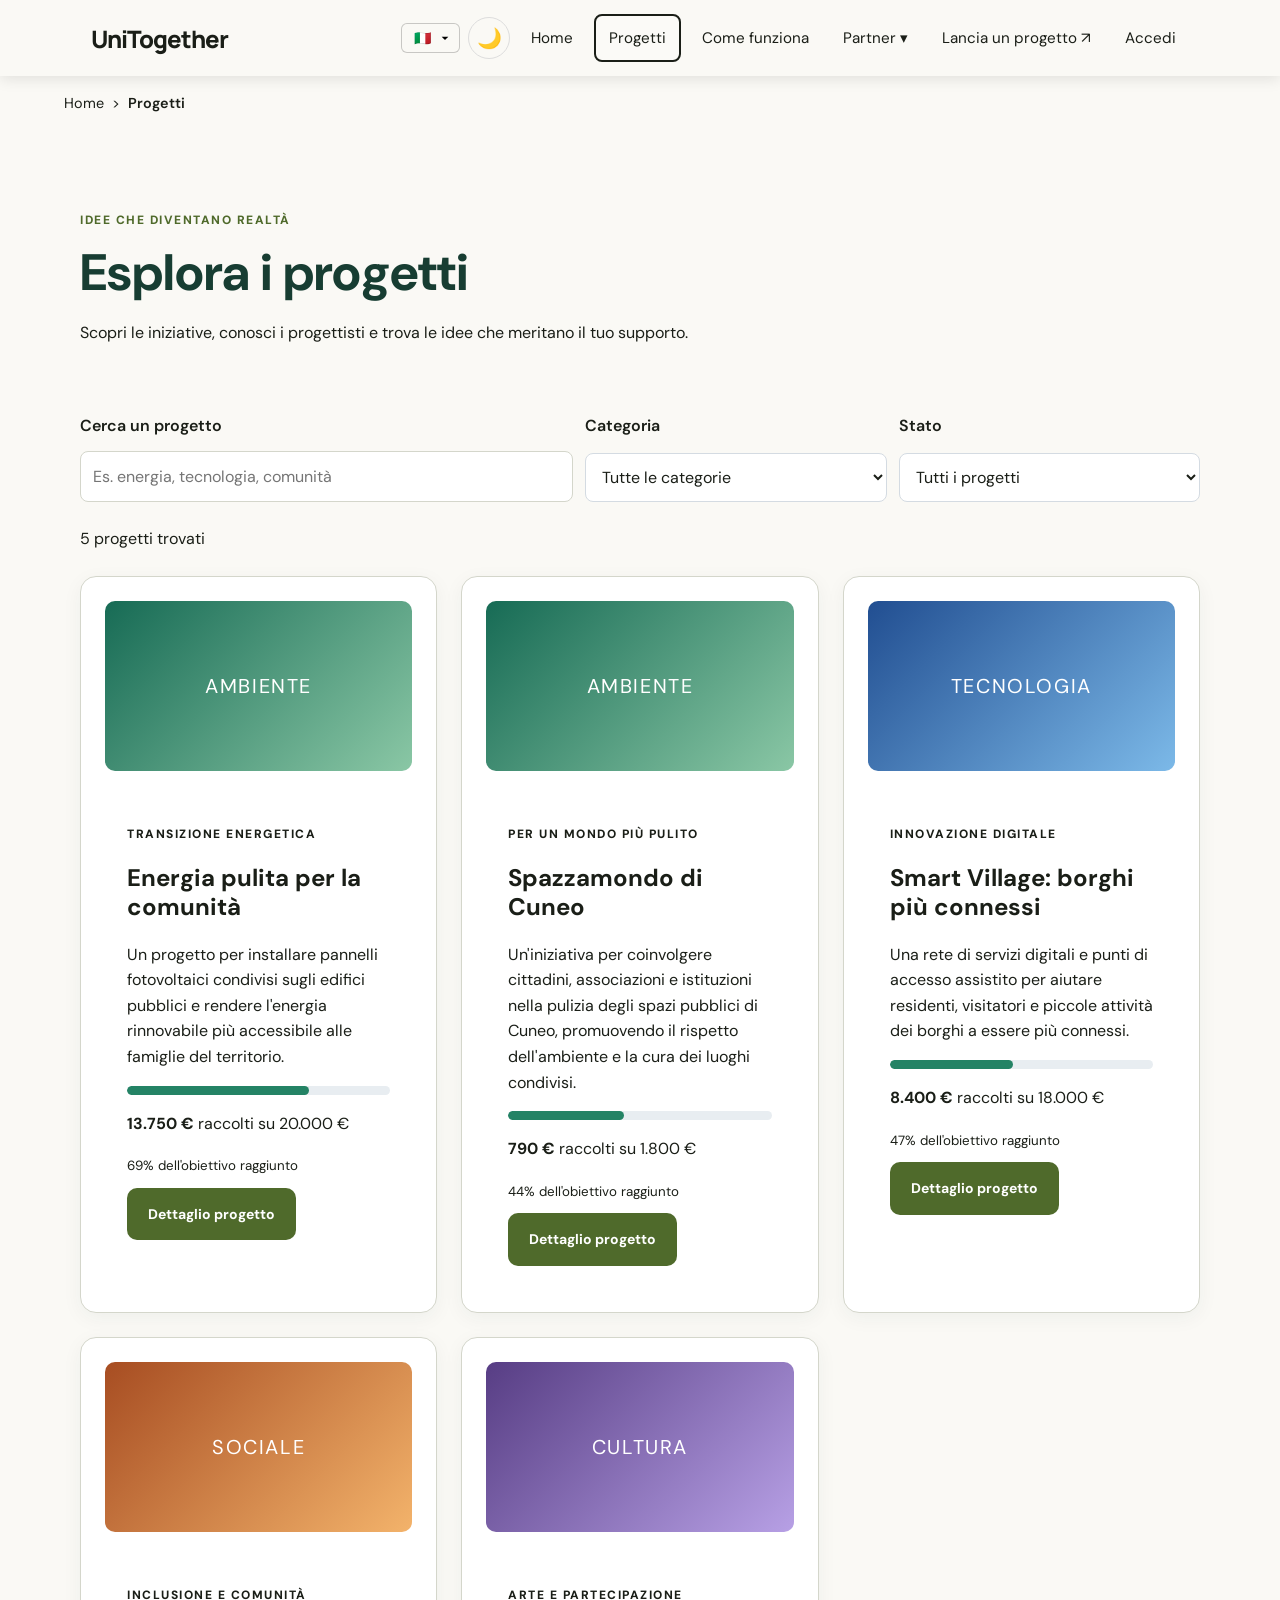
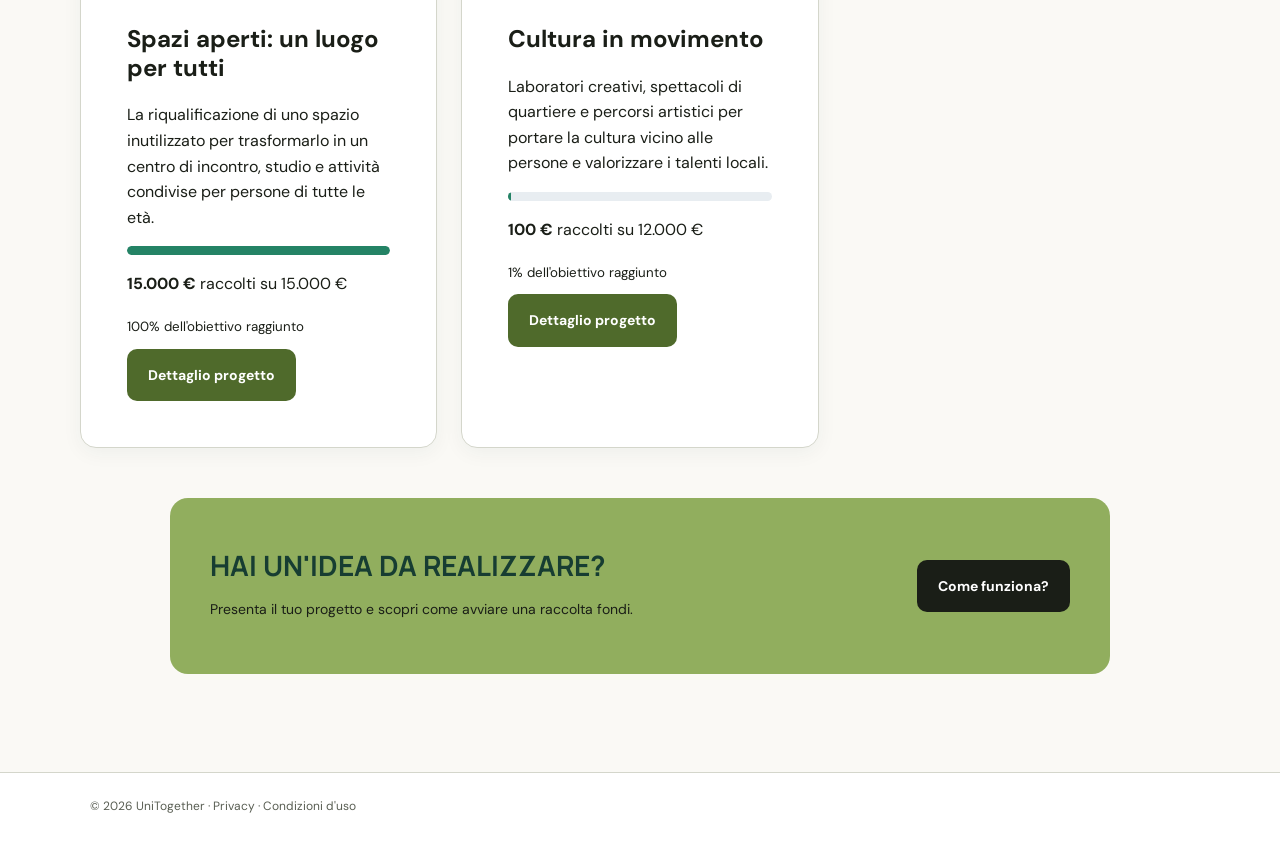
<file: assignment2_gruppoAC/src/progetti.html>
<!DOCTYPE html>
<html lang="it">
<head>
  <meta charset="UTF-8">
  <meta name="viewport" content="width=device-width, initial-scale=1.0">
  <title>Esplora i progetti | UniTogether</title>
  <link rel="stylesheet" href="../stile/stile.css">
  <script src="../js/app.js" defer></script>
  <script src="../dati/progetti-dati.js" defer></script>
  <script src="../js/progetti.js" defer></script>
</head>
<body>
<header class="site-header">
  <a class="logo" href="index.html">UniTogether</a>
  <button class="menu-toggle" id="menuToggle" aria-label="Apri menu" aria-expanded="false" aria-controls="mainNav">☰</button>
  <nav id="mainNav">
    <div class="language-selector">
      <select id="languageSelect" onchange="cambiaLinguaGoogle(this.value)" aria-label="Seleziona lingua">
        <option value="it">🇮🇹</option>
        <option value="en">🇬🇧</option>
        <option value="es">🇪🇸</option>
        <option value="fr">🇫🇷</option>
        <option value="de">🇩🇪</option>
      </select>
    </div>

    <!-- Contenitore nascosto indispensabile per far funzionare Google Translate -->
    <div id="google_translate_element" style="display:none;"></div>
    <button
            id="themeToggle"
            class="theme-toggle"
            type="button"
            aria-label="Attiva modalità scura"
            aria-pressed="false">
      🌙
    </button>
    <a href="index.html">Home</a>
    <a href="progetti.html" aria-current="page">Progetti</a>
    <a href="come-funziona.html">Come funziona</a>
    <div class="partner-dropdown">
      <button class="partner-btn" id="partnerBtn" aria-expanded="false">Partner ▾</button>
      <div class="partner-menu" id="partnerMenu">
        <div class="partner-item">
          <button class="submenu-btn" aria-expanded="false">Banche <span>›</span></button>
          <div class="partner-submenu">
            <a href="errore.html">Banca 1</a><a href="errore.html">Banca 2</a><a href="errore.html">Banca 3</a>
          </div>
        </div>
        <div class="partner-item">
          <button class="submenu-btn" aria-expanded="false">Enti Pubblici <span>›</span></button>
          <div class="partner-submenu">
            <a href="errore.html">Ente pubblico 1</a><a href="errore.html">Ente pubblico 2</a><a href="errore.html">Ente pubblico 3</a>
          </div>
        </div>
        <div class="partner-item">
          <button class="submenu-btn" aria-expanded="false">Fondazioni <span>›</span></button>
          <div class="partner-submenu">
            <a href="errore.html">Fondazione 1</a><a href="errore.html">Fondazione 2</a><a href="errore.html">Fondazione 3</a>
          </div>
        </div>
        <div class="partner-item">
          <button class="submenu-btn" aria-expanded="false">Università <span>›</span></button>
          <div class="partner-submenu">
            <a href="index.html">Università di Torino</a><a href="errore.html">Università di Firenze</a>
            <a href="errore.html">Università Bocconi</a><a href="errore.html">Politecnico di Torino</a>
          </div>
        </div>
      </div>
    </div>
    <a href="aggiungi.html">Lancia un progetto ↗</a>
    <a href="login.html">Accedi</a>
  </nav>
</header>
<nav class="breadcrumbs" aria-label="Percorso">
  <a href="index.html">Home</a><div>&gt;</div><span aria-current="page">Progetti</span>
</nav>
<main class="container">
  <section class="page-hero">
    <p class="eyebrow">Idee che diventano realtà</p>
    <h1>Esplora i progetti</h1>
    <p>Scopri le iniziative, conosci i progettisti e trova le idee che meritano il tuo supporto.</p>
  </section>
  <section class="project-filters">
    <label for="searchProject">Cerca un progetto</label>
    <label for="categoryFilter">Categoria</label>
    <label for="statusFilter">Stato</label>
    <input id="searchProject" type="search" placeholder="Es. energia, tecnologia, comunità">
    <select id="categoryFilter">
      <option value="">Tutte le categorie</option>
    </select>
    <select id="statusFilter">
      <option value="">Tutti i progetti</option>
      <option value="completato">Obiettivo raggiunto</option>
    </select>
  </section>
  <p id="resultCount" aria-live="polite"></p>
  <section class="project-grid" id="projectGrid" aria-live="polite"></section>
  <p id="emptyState" hidden>Nessun progetto corrisponde ai criteri selezionati. Prova a modificare la ricerca o i filtri.</p>
  <p id="loadError" role="alert" hidden>Non è stato possibile caricare i progetti. Controlla il file JSON e riprova.</p>
  <section class="call-to-action">
    <div>
      <h2>HAI UN'IDEA DA REALIZZARE?</h2>
      <p>Presenta il tuo progetto e scopri come avviare una raccolta fondi.</p>
    </div>
    <a href="come-funziona.html" class="btn dark-btn">Come funziona?️</a>
  </section>

</main>
<footer class="footer-simple">
  © 2026 UniTogether · Privacy · Condizioni d'uso
</footer>
</body>
</html>
</file>
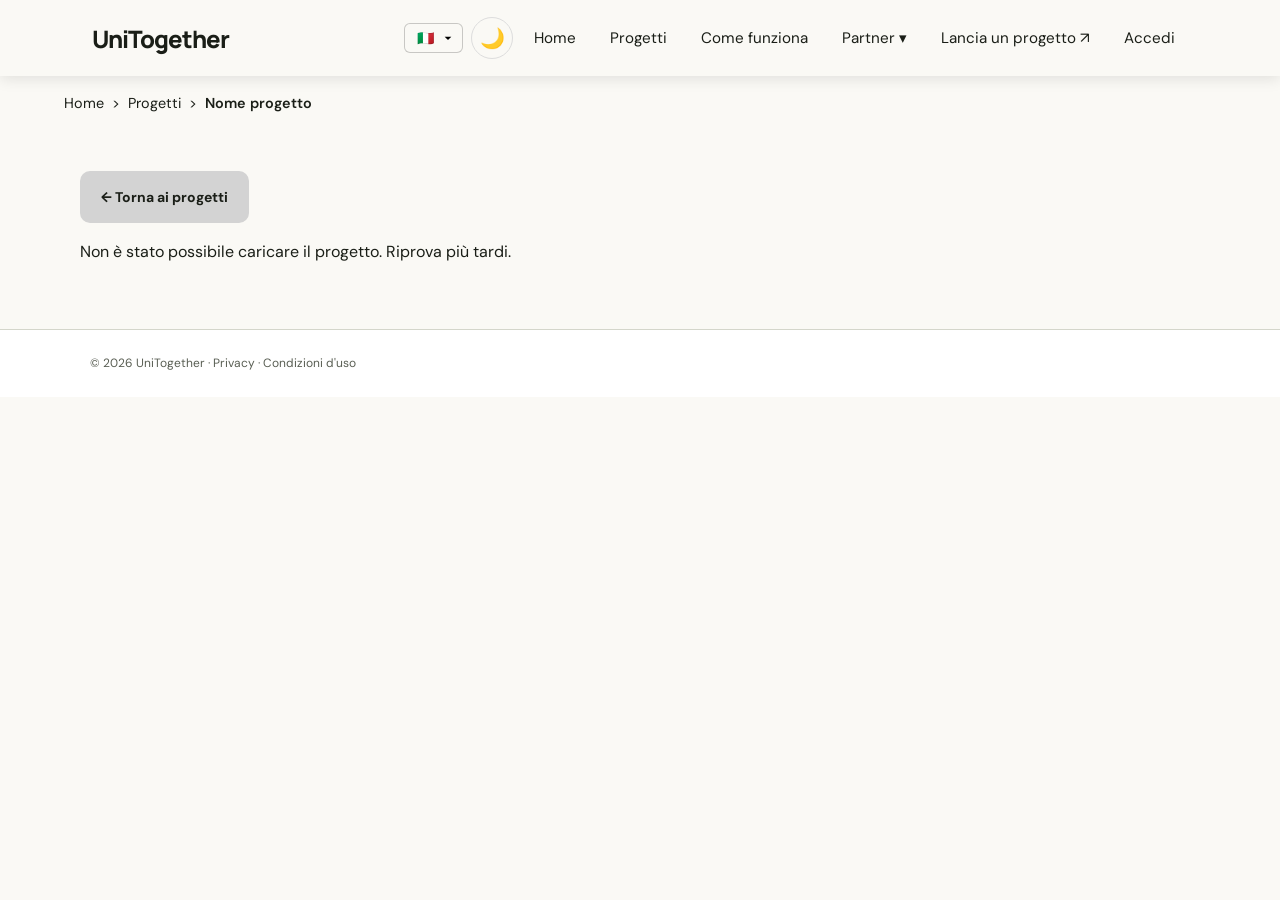
<file: assignment2_gruppoAC/src/progetto.html>
<!DOCTYPE html>
<html lang="it">
<head>
  <meta charset="UTF-8">
  <meta name="viewport" content="width=device-width, initial-scale=1.0">
  <title>Dettaglio progetto | UniTogether</title>
  <link rel="stylesheet" href="../stile/stile.css">
  <script src="../js/app.js" defer></script>
  <script src="../dati/progetti-dati.js" defer></script>
  <script src="../js/progetto.js" defer></script>
</head>
<body>
<header class="site-header">
  <a class="logo" href="index.html">UniTogether</a>
  <button class="menu-toggle" id="menuToggle" aria-label="Apri menu" aria-expanded="false" aria-controls="mainNav">☰</button>
  <nav id="mainNav">
    <div class="language-selector">
      <select id="languageSelect" onchange="cambiaLinguaGoogle(this.value)" aria-label="Seleziona lingua">
        <option value="it">🇮🇹</option>
        <option value="en">🇬🇧</option>
        <option value="es">🇪🇸</option>
        <option value="fr">🇫🇷</option>
        <option value="de">🇩🇪</option>
      </select>
    </div>

    <div id="google_translate_element" style="display:none;"></div>
    <button
            id="themeToggle"
            class="theme-toggle"
            type="button"
            aria-label="Attiva modalità scura"
            aria-pressed="false">
      🌙
    </button>
    <a href="index.html">Home</a>
    <a href="progetti.html">Progetti</a>
    <a href="come-funziona.html">Come funziona</a>
    <div class="partner-dropdown">
      <button class="partner-btn" id="partnerBtn" aria-expanded="false">Partner ▾</button>
      <div class="partner-menu" id="partnerMenu">
        <div class="partner-item">
          <button class="submenu-btn" aria-expanded="false">Banche <span>›</span></button>
          <div class="partner-submenu">
            <a href="errore.html">Banca 1</a><a href="errore.html">Banca 2</a><a href="errore.html">Banca 3</a>
          </div>
        </div>
        <div class="partner-item">
          <button class="submenu-btn" aria-expanded="false">Enti Pubblici <span>›</span></button>
          <div class="partner-submenu">
            <a href="errore.html">Ente pubblico 1</a><a href="errore.html">Ente pubblico 2</a><a href="errore.html">Ente pubblico 3</a>
          </div>
        </div>
        <div class="partner-item">
          <button class="submenu-btn" aria-expanded="false">Fondazioni <span>›</span></button>
          <div class="partner-submenu">
            <a href="errore.html">Fondazione 1</a><a href="errore.html">Fondazione 2</a><a href="errore.html">Fondazione 3</a>
          </div>
        </div>
        <div class="partner-item">
          <button class="submenu-btn" aria-expanded="false">Università <span>›</span></button>
          <div class="partner-submenu">
            <a href="index.html">Università di Torino</a><a href="errore.html">Università di Firenze</a>
            <a href="errore.html">Università Bocconi</a><a href="errore.html">Politecnico di Torino</a>
          </div>
        </div>
      </div>
    </div>
    <a href="aggiungi.html">Lancia un progetto ↗</a>
    <a href="login.html">Accedi</a>
  </nav>
</header>

<nav class="breadcrumbs" aria-label="Percorso">
  <a href="index.html">Home</a><div>&gt;</div>
  <a href="progetti.html">Progetti</a><div>&gt;</div>
  <span id="breadcrumbProjectTitle" aria-current="page">Nome progetto</span>
</nav>

<main class="container">
  <p><a href="progetti.html" class="btn">← Torna ai progetti</a></p>
  <p id="detailError" role="alert" hidden>Il progetto richiesto non è stato trovato o non è stato possibile caricarlo. <a href="progetti.html">Torna all'elenco dei progetti</a>.</p>

  <section class="project-detail" id="projectDetail" hidden>
    <div>
      <div class="project-image project-image-green detail-image" id="detailImage">
        <span id="projectCategory"></span>
      </div>


      <!-- 2. SOTTOTITOLO -->
      <p id="projectSubtitle" style="font-size: 1.15rem; color: var(--muted); font-weight: 500; margin-top: -8px; margin-bottom: 24px;"></p>

      <!-- 1. TITOLO -->
      <h1 id="projectTitle"></h1>

      <div id="projectWebsiteContainer" hidden>
        <a id="projectWebsite" class="back-btn" href="#" target="_blank" rel="noopener noreferrer">
          Vai al sito
        </a>
      </div>

      <!-- 3. LA NOSTRA IDEA (prende Descrizione breve) -->
      <h2>La nostra idea</h2>
      <p id="projectIdea"></p>

      <!-- 4. DESCRIZIONE COMPLETA (prende Racconta il tuo progetto) -->
      <h2>Descrizione completa</h2>
      <p id="projectDescription"></p>

      <!-- 5. CHI C'È DIETRO (prende Team) -->
      <h2>Chi c'è dietro</h2>
      <p><span id="projectTeam"></span></p>

      <!-- 6. IMPATTO (prende Impatto atteso) -->
      <div id="impactSection">
        <h2>Come verranno utilizzati i fondi?</h2>
        <p id="projectImpact"></p>
      </div>
    </div>

    <aside class="project-summary card">
      <p class="eyebrow">Obiettivo di raccolta</p>
      <h2 id="raisedAmount"></h2>
      <p>raccolti su <strong id="targetAmount"></strong></p>
      <div class="progress-track"><span id="progressBar"></span></div>
      <p id="progressLabel" aria-live="polite"></p>
      <p><strong id="supporterCount"></strong> sostenitori</p>
      <p><strong id="giorniMancanti"></strong> giorni al termine</p>
      <p id="projectStatus"></p>
      <button class="btn" id="supportButton" type="button">Sostieni il progetto</button>
      <p class="small-text">La raccolta e i dati mostrati sono dimostrativi.</p>

      <!-- Form di donazione -->
      <div id="donationFormContainer" style="display: none; margin-top: 15px; padding: 20px; background: #f9f9f9; border-radius: 8px; border: 1px solid #ddd;">
        <h4 style="margin-bottom: 10px;">Sostieni questo progetto</h4>
        <form id="donationForm">
          <div class="form-group" style="margin-bottom: 10px;">
            <label style="display: block; margin-bottom: 5px; font-size: 14px;">Seleziona o inserisci l'importo (€):</label>
            <div class="preset-amounts" style="display: flex; gap: 5px; margin-bottom: 10px;">
              <button type="button" class="amount-btn" data-amount="10" style="flex:1; padding: 6px;">10€</button>
              <button type="button" class="amount-btn" data-amount="25" style="flex:1; padding: 6px;">25€</button>
              <button type="button" class="amount-btn" data-amount="50" style="flex:1; padding: 6px;">50€</button>
              <button type="button" class="amount-btn" data-amount="100" style="flex:1; padding: 6px;">100€</button>
            </div>
            <input type="number" id="donationAmount" min="1" placeholder="Altra cifra (€)" required style="width: 100%; padding: 8px; box-sizing: border-box;">
          </div>
          <div class="form-group" style="margin-bottom: 10px; font-size: 14px;">
            <label><input type="checkbox" id="anonimoDonation"> Dona in modo anonimo</label>
          </div>
          <button type="submit" class="btn-primary" style="width: 100%; padding: 10px; cursor: pointer;">Conferma Donazione</button>
          <p id="donationMessage" style="margin-top: 10px; font-weight: bold; font-size: 14px; text-align: center;" aria-live="polite"></p>
        </form>
      </div>

      <p id="supportMessage" aria-live="polite"></p>
    </aside>
  </section>
</main>
<footer class="footer-simple">
  © 2026 UniTogether · Privacy · Condizioni d'uso
</footer>
</body>
</html>
</html>
</file>
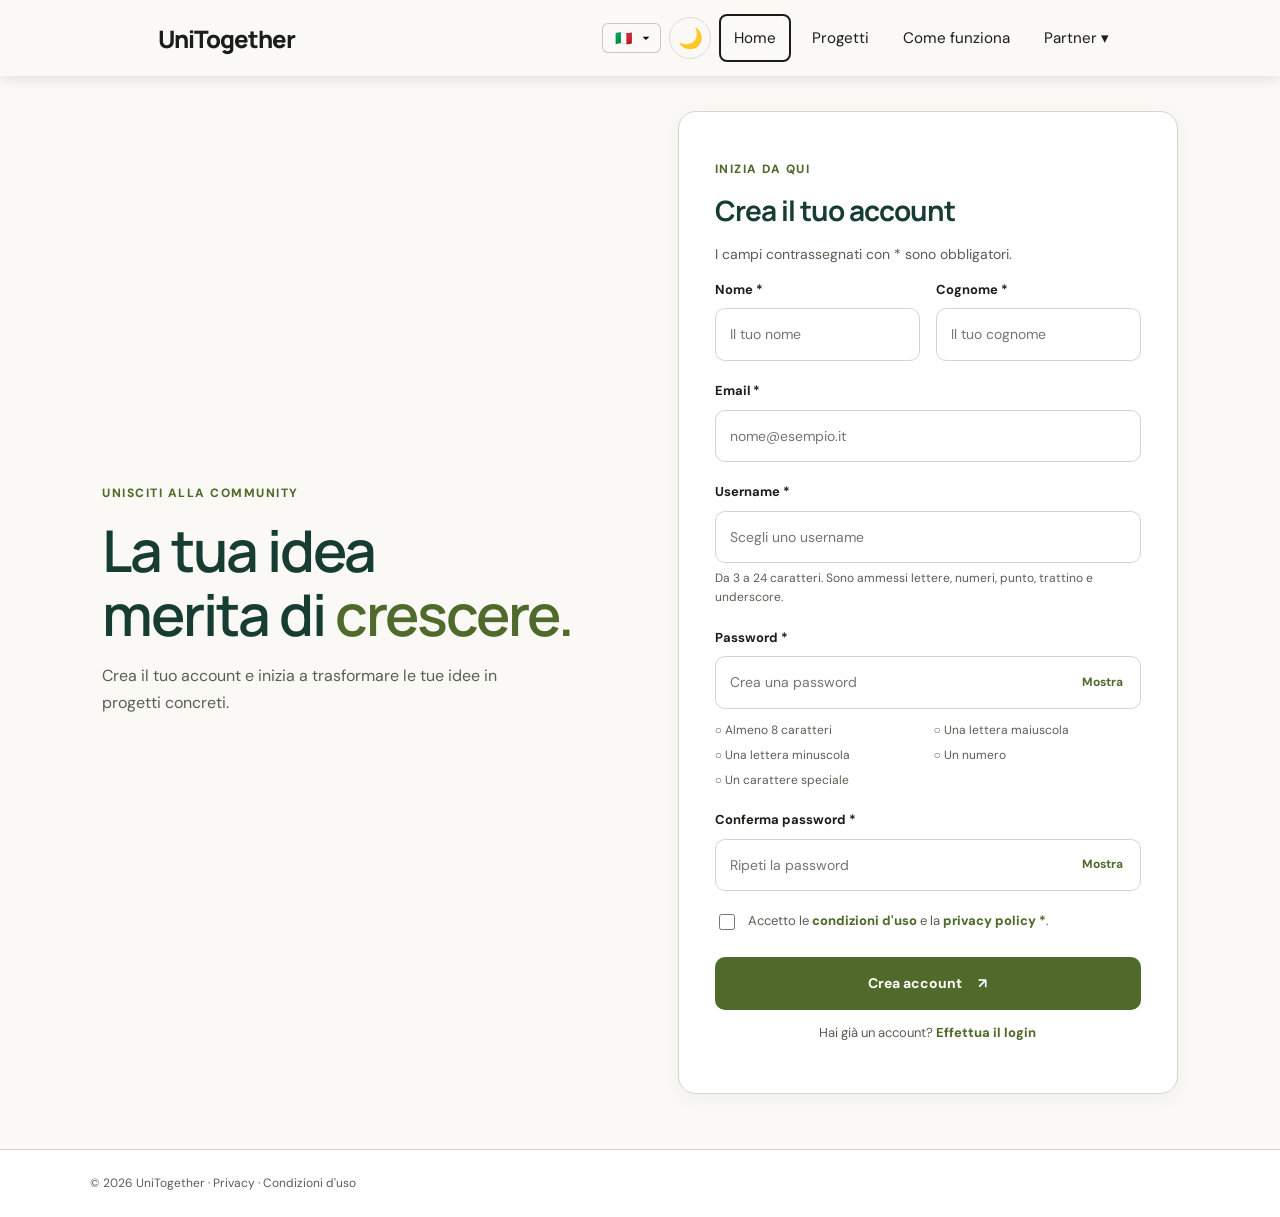
<file: assignment2_gruppoAC/src/registrazione.html>
<!DOCTYPE html>
<html lang="it">
<head>
    <meta charset="UTF-8">
    <meta name="viewport" content="width=device-width, initial-scale=1.0">
    <title>Registrazione | UniTogether</title>
    <link rel="stylesheet" href="../stile/stile.css">
    <script src="../js/app.js" defer></script>
</head>
<body class="auth-page">

<header class="site-header">
    <a class="logo" href="index.html">UniTogether</span></a>

    <button class="menu-toggle" id="menuToggle"
            aria-label="Apri menu"
            aria-expanded="false"
            aria-controls="mainNav">
        ☰
    </button>

    <nav id="mainNav">
        <div class="language-selector">
            <select id="languageSelect" onchange="cambiaLinguaGoogle(this.value)" aria-label="Seleziona lingua">
                <option value="it">🇮🇹</option>
                <option value="en">🇬🇧</option>
                <option value="es">🇪🇸</option>
                <option value="fr">🇫🇷</option>
                <option value="de">🇩🇪</option>
            </select>
        </div>

        <!-- Contenitore nascosto indispensabile per far funzionare Google Translate -->
        <div id="google_translate_element" style="display:none;"></div>
        <button
                id="themeToggle"
                class="theme-toggle"
                type="button"
                aria-label="Attiva modalità scura"
                aria-pressed="false">
            🌙
        </button>
        <a href="index.html" aria-current="page">Home</a>
        <a href="progetti.html">Progetti</a>
        <a href="come-funziona.html">Come funziona</a>


        <div class="partner-dropdown">

            <button class="partner-btn" id="partnerBtn"
                    aria-expanded="false">
                Partner ▾
            </button>

            <div class="partner-menu" id="partnerMenu">

                <!-- BANCHE -->
                <div class="partner-item">
                    <button class="submenu-btn" aria-expanded="false">
                        Banche <span>›</span>
                    </button>

                    <div class="partner-submenu">
                        <a href="errore.html">Banca 1</a>
                        <a href="errore.html">Banca 2</a>
                        <a href="errore.html">Banca 3</a>
                    </div>
                </div>

                <!-- ENTI PUBBLICI -->
                <div class="partner-item">
                    <button class="submenu-btn" aria-expanded="false">
                        Enti Pubblici <span>›</span>
                    </button>

                    <div class="partner-submenu">
                        <a href="errore.html">Ente pubblico 1</a>
                        <a href="errore.html">Ente pubblico 2</a>
                        <a href="errore.html">Ente pubblico 3</a>
                    </div>
                </div>

                <!-- FONDAZIONI -->
                <div class="partner-item">
                    <button class="submenu-btn" aria-expanded="false">
                        Fondazioni <span>›</span>
                    </button>

                    <div class="partner-submenu">
                        <a href="errore.html">Fondazione 1</a>
                        <a href="errore.html">Fondazione 2</a>
                        <a href="errore.html">Fondazione 3</a>
                    </div>
                </div>

                <!-- UNIVERSITÀ -->
                <div class="partner-item">
                    <button class="submenu-btn" aria-expanded="false">
                        Università <span>›</span>
                    </button>

                    <div class="partner-submenu">
                        <a href="index.html">Università di Torino</a>
                        <a href="errore.html">Università di Firenze</a>
                        <a href="errore.html">Università Bocconi</a>
                        <a href="errore.html">Politecnico di Torino</a>
                    </div>
                </div>

            </div>
        </div>
    </nav>
</header>

<main class="registration-layout">

    <section class="registration-intro">
        <p class="eyebrow">UNISCITI ALLA COMMUNITY</p>
        <h1>La tua idea<br>merita di <span>crescere.</span></h1>
        <p>
            Crea il tuo account e inizia a trasformare
            le tue idee in progetti concreti.
        </p>
    </section>

    <section class="registration-card">

        <p class="eyebrow">INIZIA DA QUI</p>
        <h2>Crea il tuo account</h2>
        <p class="muted">I campi contrassegnati con * sono obbligatori.</p>

        <form id="registrationForm" novalidate>

            <div class="two-columns">

                <div class="form-group">
                    <label for="nome">Nome *</label>
                    <input type="text" id="nome"
                           placeholder="Il tuo nome" required>
                    <small class="error"></small>
                </div>

                <div class="form-group">
                    <label for="cognome">Cognome *</label>
                    <input type="text" id="cognome"
                           placeholder="Il tuo cognome" required>
                    <small class="error"></small>
                </div>

            </div>

            <div class="form-group">
                <label for="email">Email *</label>
                <input type="email" id="email"
                       placeholder="nome@esempio.it" required>
                <small class="error"></small>
            </div>

            <div class="form-group">
                <label for="username">Username *</label>
                <input type="text" id="username"
                       placeholder="Scegli uno username"
                       minlength="3" maxlength="24" required>
                <small class="hint">
                    Da 3 a 24 caratteri. Sono ammessi lettere,
                    numeri, punto, trattino e underscore.
                </small>
                <small class="error"></small>
            </div>

            <div class="form-group">
                <label for="password">Password *</label>

                <div class="password-box">
                    <input type="password" id="password"
                           placeholder="Crea una password"
                           autocomplete="new-password" required>

                    <button type="button" class="show-password"
                            data-target="password">Mostra</button>
                </div>

                <div class="password-rules">
                    <p data-rule="length">○ Almeno 8 caratteri</p>
                    <p data-rule="upper">○ Una lettera maiuscola</p>
                    <p data-rule="lower">○ Una lettera minuscola</p>
                    <p data-rule="number">○ Un numero</p>
                    <p data-rule="special">○ Un carattere speciale</p>
                </div>

                <small class="error"></small>
            </div>

            <div class="form-group">
                <label for="confirmPassword">Conferma password *</label>

                <div class="password-box">
                    <input type="password" id="confirmPassword"
                           placeholder="Ripeti la password"
                           autocomplete="new-password" required>

                    <button type="button" class="show-password"
                            data-target="confirmPassword">Mostra</button>
                </div>

                <small class="error"></small>
            </div>

            <label class="terms">
                <input type="checkbox" id="terms" required>
                <span>
                    Accetto le <a href="errore.html">condizioni d'uso</a>
                    e la <a href="errore.html">privacy policy *</a>.
                </span>
            </label>

            <small id="termsError" class="error"></small>

            <button type="submit" class="btn primary-btn">
                Crea account <span>↗</span>
            </button>

            <p id="registrationMessage" class="form-message"
               aria-live="polite"></p>

        </form>

        <p class="register-link">
            Hai già un account?
            <a href="login.html">Effettua il login</a>
        </p>

    </section>

</main>

<footer class="footer-simple">
    © 2026 UniTogether · Privacy · Condizioni d'uso
</footer>

</body>
</html>
</file>
<file: assignment2_gruppoAC/stile/stile.css>
@import url('https://fonts.googleapis.com/css2?family=DM+Sans:wght@400;500;600;700&family=Manrope:wght@400;500;600;700;800&display=swap');


/* Pagine catalogo, dettaglio e informazioni */

[hidden] {
    display: none !important;
}

.page-hero {
    padding: 44px 0 28px;
    max-width: 770px;
}

.page-hero h1 {
    margin: 10px 0 16px;
}

.eyebrow {
    font-size: 0.8rem;
    font-weight: 700;
    letter-spacing: 0.08em;
    text-transform: uppercase;
}

.project-filters {
    display: grid;
    grid-template-columns: 1.8fr 1.1fr 1.1fr;
    gap: 12px;
    align-items: end;
    margin: 24px 0;
}

.project-filters label {
    font-weight: 600;
}

.project-filters input,
.project-filters select {
    width: 100%;
    min-width: 0;
    padding: 12px;
    border: 1px solid #d4dbe2;
    border-radius: 8px;
    background: white;
    font: inherit;
}

.project-grid,
.feature-grid {
    display: grid;
    grid-template-columns: repeat(3, minmax(0, 1fr));
    gap: 24px;
    margin: 24px 0 48px;
}

.project-card,
.card {
    border: 1px solid #e2e7ec;
    border-radius: 14px;
    overflow: hidden;
    background: #fff;
    box-shadow: 0 5px 20px rgb(23 61 50 / 5%);
}

.project-content,
.card {
    padding: 22px;
}

.project-image {
    min-height: 170px;
    display: grid;
    place-items: center;
    margin-bottom: 20px;
    padding: 20px;
    border-radius: 10px;
    color: #fff;
    font-size: 20px;
    letter-spacing: 0.08em;
}

.project-image-green {
    background: linear-gradient(135deg, #176b55, #8ac7a5);
}

.project-image-blue {
    background: linear-gradient(135deg, #214e91, #7cb9e8);
}

.project-image-orange {
    background: linear-gradient(135deg, #a74d22, #f3b36b);
}

.project-image-purple {
    background: linear-gradient(135deg, #573d84, #b7a0e5);
}

.progress-track {
    width: 100%;
    height: 9px;
    overflow: hidden;
    border-radius: 999px;
    background: #e8edf1;
    margin: 14px 0;
}

.progress-track span {
    display: block;
    height: 100%;
    border-radius: inherit;
    background: #248365;
}

.project-content .btn,
.project-summary .btn {
    display: inline-block;
    margin-top: 10px;
}

.project-detail {
    display: grid;
    grid-template-columns: minmax(0, 2fr) minmax(260px, 1fr);
    gap: 32px;
    align-items: start;
    padding-bottom: 48px;
}

.detail-image {
    min-height: 260px;
    border-radius: 14px;
    margin-bottom: 28px;
}

.project-summary {
    position: sticky;
    top: 20px;
}

.project-summary .btn {
    width: 100%;
    text-align: center;
}

.small-text {
    font-size: 0.88rem;
    opacity: 0.8;
}

.steps-list {
    padding-left: 24px;
}

.steps-list li {
    padding: 8px 0 18px 8px;
}

.faq-item {
    padding: 18px 0;
    border-bottom: 1px solid #e2e7ec;
}

.faq-item summary {
    cursor: pointer;
    font-weight: 600;
}

.faq-item p {
    line-height: 1.7;
}

.cta-section {
    margin: 48px 0;
    padding: 32px;
    border-radius: 16px;
    background: #f1f6f3;
    border: 1px solid #e0e7df;
}

.site-footer {
    padding: 24px;
    margin-top: 40px;
    text-align: center;
    border-top: 1px solid #e2e7ec;
    background: #173d32;
    color: #fff;
}

@media (max-width: 760px) {
    .project-filters,
    .project-grid,
    .feature-grid,
    .project-detail {
        grid-template-columns: 1fr;
    }

    .project-summary {
        position: static;
    }

    .page-hero {
        padding-top: 32px;
    }

    .cta-section {
        padding: 24px;
    }
}

:root {
    --bg: #faf9f5;
    --green: #cbe665;
    --green-dark: #4f6a2b;
    --text: #1a1e17;
    --muted: #595e53;
    --border: #d4d6cb;
    --white: #ffffff;
    --focus-ring: #2e4317;
    --error: #b3392f;
    --success: #527a33;
}

*, *::before, *::after {
    box-sizing: border-box;
}

body {
    margin: 0;
    background: var(--bg);
    color: var(--text);
    font-family: 'DM Sans', sans-serif;
    line-height: 1.6;
    -webkit-font-smoothing: antialiased;
}

a {
    color: inherit;
    text-decoration: none;
}

button, input {
    font: inherit;
}

/* Accessibilità migliorata: Focus visibile per navigazione da tastiera */
button:focus-visible, a:focus-visible, input:focus-visible {
    outline: 3px solid var(--focus-ring);
    outline-offset: 2px;
}

.navbar {
    min-height: 78px;
    padding: 15px 7%;
    display: flex;
    justify-content: space-between;
    align-items: center;
    gap: 25px;
    border-bottom: 1px solid var(--border);
    background: var(--white);
}

.logo {
    font: 800 22px 'Manrope', sans-serif;
    letter-spacing: -1px;
    white-space: nowrap;
}

.logo span {
    font-weight: 400;
    color: var(--muted);
}

.navigation, .nav-actions {
    display: flex;
    align-items: center;
    gap: 25px;
}

.navigation a, .back-link {
    font-size: 14px;
    font-weight: 600;
    color: var(--muted);
}

.navigation a:hover, .navigation .current {
    color: var(--text);
}

.btn {
    display: inline-flex;
    align-items: center;
    justify-content: space-between;
    gap: 16px;
    padding: 14px 20px;
    border: 1px solid transparent;
    border-radius: 10px;
    font-size: 14px;
    font-weight: 700;
    cursor: pointer;
    transition: transform 0.2s ease, background-color 0.2s ease;
    background: lightgray;
}

.btn:hover {
    transform: translateY(-2px);
}

.primary-btn {
    background: var(--green-dark);
    color: var(--white);
}

.secondary-btn {
    border-color: var(--border);
    background: transparent;
    color: var(--text);
}

.dark-btn {
    background: var(--text);
    color: var(--white);
}

.small-btn {
    padding: 10px 14px;
    font-size: 13px;
}

.menu-toggle {
    display: none;
    border: 0;
    background: none;
    font-size: 24px;
    cursor: pointer;
}

/* HOME */

.hero {
    min-height: 570px;
    padding: 75px 10%;
    display: grid;
    grid-template-columns: 1fr 1fr;
    gap: 50px;
    align-items: center;
}

.eyebrow {
    color: var(--green-dark);
    font-size: 12px;
    font-weight: 800;
    letter-spacing: 1.5px;
    text-transform: uppercase;
}

.hero h1, .login-intro h1, .registration-intro h1 {
    font: 600 clamp(36px, 4.5vw, 60px)/1.1 'Manrope', sans-serif;
    letter-spacing: -2px;
    margin: 16px 0;
}

.hero h1 span, .login-intro h1 span,
.registration-intro h1 span, .section-title h2 span {
    color: var(--green-dark);
}

.hero-text > p:not(.eyebrow) {
    max-width: 480px;
    color: var(--muted);
    font-size: 16px;
    line-height: 1.7;
}

.hero-actions {
    display: flex;
    gap: 12px;
    flex-wrap: wrap;
    margin-top: 25px;
}

.statistics {
    display: flex;
    gap: 35px;
    margin-top: 45px;
    padding-top: 20px;
    border-top: 1px solid var(--border);
}

.statistics div {
    display: flex;
    flex-direction: column;
}

.statistics strong {
    font: 800 24px 'Manrope', sans-serif;
}

.statistics small {
    color: var(--muted);
    font-size: 12px;
}

.hero-illustration {
    min-height: 400px;
    display: grid;
    place-items: center;
    position: relative;
}

.illustration-circle {
    position: absolute;
    width: 330px;
    height: 330px;
    display: grid;
    place-items: center;
    border: 1px solid var(--border);
    border-radius: 50%;
    color: #d1d9c2;
    font-size: 240px;
}

.illustration-card {
    position: relative;
    z-index: 1;
    width: min(320px, 90%);
    padding: 24px;
    background: var(--white);
    border: 1px solid var(--border);
    border-radius: 18px;
    box-shadow: 0 20px 45px rgba(26, 30, 23, 0.08);
    transform: rotate(2deg);
}

.badge {
    display: inline-block;
    padding: 6px 12px;
    border-radius: 20px;
    background: #e8f2d1;
    color: var(--green-dark);
    font-size: 11px;
    font-weight: 800;
}

.illustration-art {
    height: 130px;
    margin: 15px 0;
    border-radius: 10px;
    background: #edf5db;
    display: grid;
    place-items: center;
    font-size: 70px;
}

.illustration-card h3, .project-card h3 {
    font: 700 18px 'Manrope', sans-serif;
    margin: 8px 0;
}

.illustration-card p:not(.eyebrow),
.project-card > p:not(.eyebrow) {
    color: var(--muted);
    font-size: 14px;
}

.progress {
    height: 8px;
    margin: 15px 0 8px;
    overflow: hidden;
    border-radius: 10px;
    background: #e2e5dc;
}

.progress span {
    display: block;
    height: 100%;
    border-radius: 10px;
    background: var(--green-dark);
}

.funding {
    color: var(--muted);
    font-size: 13px;
}

.funding strong {
    color: var(--text);
}

.projects-section {
    padding: 70px 8%;
    background: #f0f2eb;
}

.section-title {
    display: flex;
    align-items: center;
    justify-content: space-between;
    gap: 20px;
    margin-bottom: 30px;
}

.section-title h2 {
    font: 600 clamp(28px, 3vw, 40px) 'Manrope', sans-serif;
    letter-spacing: -1.5px;
    margin: 8px 0;
}

.project-grid {
    display: grid;
    grid-template-columns: repeat(3, minmax(0, 1fr));
    gap: 24px;
}

.project-card {
    padding: 24px;
    border: 1px solid var(--border);
    border-radius: 16px;
    background: var(--white);
    transition: transform 0.2s ease, box-shadow 0.2s ease;
}

.project-card:hover {
    transform: translateY(-4px);
    box-shadow: 0 12px 30px rgba(26, 30, 23, 0.06);
}

.green-art { background: #e2efcb; color: var(--green-dark); }
.lilac-art { background: #eee8f9; color: #5f5791; }
.orange-art { background: #fae6d4; color: #9c5d28; }

.project-card .back-link {
    display: inline-block;
    margin-top: 12px;
    color: var(--green-dark);
    font-weight: 700;
}

.call-to-action {
    margin: 50px 8%;
    padding: 40px;
    border-radius: 18px;
    background: var(--green-dark);
    color: var(--text);
    display: flex;
    align-items: center;
    justify-content: space-between;
    gap: 25px;
}

.call-to-action h2 {
    font: 700 28px 'Manrope', sans-serif;
    margin: 8px 0;
}

.call-to-action p {
    font-size: 14px;
}

.footer-simple {
    padding: 24px 7%;
    border-top: 1px solid var(--border);
    color: var(--muted);
    font-size: 12px;
    background: var(--white);
}

/* LOGIN E REGISTRAZIONE */

.auth-page {
    min-height: 100vh;
    background: var(--bg);
}

.auth-page .navbar {
    border-bottom: 0;
    background: transparent;
}

.login-layout, .registration-layout {
    padding: 35px 8% 55px;
    display: grid;
    grid-template-columns: 1fr 1fr;
    gap: 7%;
    align-items: center;
}

.login-intro, .registration-intro {
    padding: 35px 0;
}

.login-intro > p:not(.eyebrow),
.registration-intro > p:not(.eyebrow) {
    max-width: 400px;
    color: var(--muted);
    font-size: 16px;
    line-height: 1.7;
}

.login-card, .registration-card {
    width: 100%;
    max-width: 500px;
    padding: 36px;
    background: var(--white);
    border: 1px solid var(--border);
    border-radius: 18px;
    box-shadow: 0 15px 40px rgba(26, 30, 23, 0.06);
}

.login-card h2, .registration-card h2 {
    margin: 8px 0;
    font: 700 28px 'Manrope', sans-serif;
    letter-spacing: -1px;
}

.login-card > p:not(.eyebrow),
.muted {
    color: var(--muted);
    font-size: 14px;
}

.login-types {
    display: grid;
    grid-template-columns: 1fr 1fr 1.3fr;
    gap: 6px;
    padding: 6px;
    margin: 22px 0;
    border-radius: 10px;
    background: #eaece3;
}

.role {
    padding: 12px 6px;
    border: 0;
    border-radius: 7px;
    background: transparent;
    color: var(--muted);
    font-size: 12px;
    font-weight: 700;
    cursor: pointer;
    transition: background-color 0.2s ease, color 0.2s ease;
}

.role.active {
    background: var(--white);
    color: var(--text);
    box-shadow: 0 2px 8px rgba(0, 0, 0, 0.08);
}

.form-group {
    min-width: 0;
    margin-bottom: 20px;
}

.form-group label {
    display: block;
    margin-bottom: 8px;
    font-size: 13px;
    font-weight: 700;
}

.form-group input:not([type="checkbox"]) {
    width: 100%;
    padding: 14px;
    border: 1px solid var(--border);
    border-radius: 10px;
    background: var(--white);
    color: var(--text);
    font-size: 14px;
    transition: border-color 0.2s ease, box-shadow 0.2s ease;
}

.form-group input:focus {
    outline: none;
    border-color: var(--green-dark);
    box-shadow: 0 0 0 3px rgba(79, 106, 43, 0.15);
}

.form-group input.invalid {
    border-color: var(--error);
    background: #fffbfa;
}

.form-group input.valid {
    border-color: var(--success);
}

.password-box {
    position: relative;
}

.password-box input {
    padding-right: 85px !important;
}

.show-password {
    position: absolute;
    top: 50%;
    right: 10px;
    transform: translateY(-50%);
    padding: 8px;
    border: 0;
    background: transparent;
    color: var(--green-dark);
    font-size: 12px;
    font-weight: 700;
    cursor: pointer;
}

.error {
    display: block;
    margin-top: 6px;
    color: var(--error);
    font-size: 12px;
    font-weight: 600;
}

.error:empty {
    display: none;
}

.hint {
    display: block;
    margin-top: 6px;
    color: var(--muted);
    font-size: 12px;
}

.login-options {
    display: flex;
    align-items: center;
    justify-content: space-between;
    gap: 10px;
    margin: 8px 0 22px;
    font-size: 13px;
}

.login-options a {
    color: var(--green-dark);
    font-weight: 700;
}

.remember, .terms {
    display: flex;
    align-items: flex-start;
    gap: 10px;
    font-size: 13px;
    color: var(--muted);
}

input[type="checkbox"] {
    accent-color: var(--green-dark);
    margin-top: 3px;
    width: 16px;
    height: 16px;
    cursor: pointer;
}

.login-card .primary-btn,
.registration-card .primary-btn {
    width: 100%;
    margin-top: 10px;
    justify-content: center;
}

.form-message {
    min-height: 0;
    color: var(--green-dark);
    font-size: 13px;
    font-weight: 600;
}

.form-message:empty {
    display: none;
}

.separator {
    display: flex;
    align-items: center;
    gap: 12px;
    margin: 24px 0;
    color: var(--muted);
    font-size: 12px;
}

.separator::before, .separator::after {
    content: "";
    flex: 1;
    height: 1px;
    background: var(--border);
}

.register-link {
    text-align: center;
    color: var(--muted);
    font-size: 13px;
}

.register-link a, .terms a {
    color: var(--green-dark);
    font-weight: 800;
}

.two-columns {
    display: grid;
    grid-template-columns: 1fr 1fr;
    gap: 16px;
}

.password-rules {
    display: grid;
    grid-template-columns: 1fr 1fr;
    gap: 6px 12px;
    margin-top: 12px;
}

.password-rules p {
    margin: 0;
    color: var(--muted);
    font-size: 12px;
}

.password-rules p.passed {
    color: var(--success);
    font-weight: 600;
}

.terms {
    margin: 14px 0;
}

@media (max-width: 850px) {
    .navigation, .nav-actions {
        gap: 14px;
    }

    .hero, .login-layout, .registration-layout {
        padding-left: 6%;
        padding-right: 6%;
        gap: 4%;
    }

    .project-grid {
        grid-template-columns: repeat(2, minmax(0, 1fr));
        gap: 16px;
    }
}

@media (max-width: 650px) {
    .navbar {
        padding: 15px 5%;
    }

    .navigation, .nav-actions {
        display: none;
    }

    .menu-toggle {
        display: block;
    }

    .hero, .login-layout, .registration-layout {
        grid-template-columns: 1fr;
        padding: 35px 6%;
    }

    .hero h1, .login-intro h1, .registration-intro h1 {
        font-size: 36px;
    }

    .hero-illustration {
        min-height: 330px;
    }

    .statistics {
        gap: 20px;
    }

    .project-grid {
        grid-template-columns: 1fr;
    }

    .section-title, .call-to-action {
        align-items: flex-start;
        flex-direction: column;
    }

    .projects-section {
        padding: 45px 6%;
    }

    .call-to-action {
        margin: 25px 5%;
        padding: 28px;
    }

    .login-intro, .registration-intro {
        padding: 10px 0;
    }

    .login-card, .registration-card {
        padding: 24px 20px;
    }

    .two-columns {
        grid-template-columns: 1fr;
        gap: 0;
    }

    .password-rules {
        grid-template-columns: 1fr;
    }

    .login-types {
        grid-template-columns: 1fr 1fr 1.2fr;
    }
}

/* ===== LAYOUT GLOBALE ===== */

html {
    scroll-behavior: smooth;
}

.container {
    width: min(1120px, calc(100% - 48px));
    margin-inline: auto;
}

main.container {
    padding-top: 24px;
    padding-bottom: 48px;
}

h1, h2, h3, p {
    overflow-wrap: break-word;
}

h1, h2, h3 {
    line-height: 1.2;
    color: #173d32;
}

h1 {
    font-size: clamp(2rem, 4vw, 3.25rem);
}

/* ===== NAVBAR ===== */

.site-header {
    position: sticky;
    top: 0;
    z-index: 100;
    background: #4f6a2b;
    color: #fff;
    box-shadow: 0 3px 14px rgb(0 0 0 / 10%);
}

.site-header > * {
    max-width: 1200px;
    margin-inline: auto;
}

.site-header {
    padding: 0 24px;
}

.site-header {
    display: flex;
    align-items: center;
    justify-content: space-between;
    gap: 24px;
    min-height: 76px;
}

.site-header .logo {
    color: #fff;
    font-size: 1.5rem;
    font-weight: 800;
    text-decoration: none;
    white-space: nowrap;
}

.site-header nav {
    display: flex;
    align-items: center;
    justify-content: flex-end;
    flex-wrap: wrap;
    gap: 8px;
}

.site-header nav a {
    display: inline-block;
    padding: 10px 13px;
    color: #fff;
    border-radius: 8px;
    text-decoration: none;
    font-size: 0.95rem;
    transition: background 0.2s ease;
}

.site-header nav a:hover,
.site-header nav a:focus-visible,
.site-header nav a[aria-current="page"] {
    background: rgb(255 255 255 / 14%);
    border: 2px solid #1a1e17;
}

/* ===== SEZIONI E CARD ===== */

.section {
    margin: 48px 0;
}

.project-card {
    transition: transform 0.2s ease, box-shadow 0.2s ease;
}

.project-card:hover {
    transform: translateY(-3px);
    box-shadow: 0 10px 26px rgb(23 61 50 / 10%);
}

.btn:not(.edit-project-btn):hover {
    background: #7b7c7b;
}

.btn:focus-visible,
a:focus-visible,
input:focus-visible,
select:focus-visible,
button:focus-visible {
    outline: 3px solid var(--focus-ring);
    outline-offset: 3px;
}

.site-footer a {
    color: #d9f1c7;
}

/* ===== RESPONSIVE ===== */

@media (max-width: 760px) {
    .container {
        width: calc(100% - 32px);
    }

    .site-header {
        position: static;
        flex-direction: column;
        align-items: stretch;
        padding: 16px;
        gap: 12px;
    }

    .site-header nav {
        justify-content: flex-start;
    }

    .site-header nav a {
        padding: 8px 10px;
    }

    .project-filters,
    .project-grid,
    .feature-grid,
    .project-detail {
        grid-template-columns: minmax(0, 1fr);
    }

    .page-hero {
        padding-top: 28px;
    }
}


/* ===== MENU A TENDINA PARTNER ===== */

.partner-dropdown {
    position: relative;
}

.partner-btn {
    background: transparent;
    border: none;
    color: white;
    padding: 10px 13px;
    border-radius: 8px;
    font: inherit;
    font-size: 0.95rem;
    cursor: pointer;
}

.partner-btn:hover {
    background: rgb(255 255 255 / 14%);
    border: 2px solid #1a1e17;
}

/* Menu principale */

.partner-menu {
    display: none;
    position: absolute;
    top: 100%;
    left: 0;
    min-width: 210px;
    background: #4f6a2b;
    border-radius: 10px;
    box-shadow: 0 5px 20px rgb(0 0 0 / 18%);
    padding: 7px;
    z-index: 1000;
}

.partner-menu.active {
    display: block;
}

/* Link e pulsanti del menu */

.partner-menu a,
.submenu-btn {
    display: flex;
    justify-content: space-between;
    align-items: center;
    width: 100%;
    padding: 11px 13px;
    color: #4f6a2b;
    background: white;
    border: none;
    border-radius: 15px;
    text-decoration: none;
    font: inherit;
    font-size: 14px;
    text-align: left;
    cursor: pointer;
    margin-bottom: 4px;
}

.partner-menu a:hover,
.submenu-btn:hover {
    background: #edf2e9;
}

/* Sottomenu laterale */

.partner-item {
    position: relative;
}

.partner-submenu {
    display: none;
    position: absolute;
    top: 0;
    left: 100%;
    min-width: 230px;
    background: #4f6a2b;
    color: white;
    border-radius: 10px;
    box-shadow: 0 5px 20px rgb(0 0 0 / 18%);
    padding: 7px;
    z-index: 1001;
}

.partner-submenu.active {
    display: block;
}

/* Piccola freccia */

.submenu-btn span {
    font-size: 20px;
    color: #4f6a2b;
}

/* Accessibilità */

.partner-btn:focus-visible,
.submenu-btn:focus-visible {
    outline: 3px solid var(--focus-ring);
    outline-offset: 2px;
}

/* Versione smartphone */

@media (max-width: 760px) {
    .partner-dropdown {
        width: 100%;
    }

    .partner-menu {
        position: static;
        width: 100%;
        box-shadow: none;
        background: #4f6a2b;
    }

    .partner-submenu {
        position: static;
        width: 100%;
        box-shadow: none;
        background: #4f6a2b;
        padding-left: 15px;
        color: white;
    }
}

.partner-dropdown .partner-submenu a {
    display: block;
    width: 100%;
    padding: 10px 13px;
    color: #4f6a2b;
    background: #fff;
    text-decoration: none;
    border-radius: 7px;
    font: inherit;
    font-size: 14px;
}

.partner-dropdown .partner-submenu a:hover,
.partner-dropdown .partner-submenu a:focus-visible {
    color: #4f6a2b;
    background: #e8f1f5;
}


/* BURGER MENU */

.menu-toggle {
    display: none;
    border: 0;
    background: transparent;
    color: white;
    font-size: 27px;
    cursor: pointer;
    padding: 5px;
}

/* RESPONSIVE NAVBAR */

@media (max-width: 850px) {

    .site-header {
        position: relative;
        display: flex;
        justify-content: flex-start;
        align-items: center;
        gap: 16px;
    }

    .menu-toggle {
        display: block;
        order: 1;
        flex-shrink: 0;
    }

    .site-header nav {
        display: none;
        position: absolute;
        top: 100%;
        left: 0;
        right: 0;
        z-index: 1000;
        order: 3;

        flex-direction: column;
        align-items: stretch;
        gap: 0;

        padding: 12px 20px;
        background: var(--white);
        border: 1px solid var(--border);
        box-shadow: 0 8px 20px rgba(0,0,0,.08);
    }

    .site-header nav.active {
        display: flex;
    }

    .site-header .logo {
        order: 2;
    }

    .site-header nav > a,
    .site-header .partner-btn {
        display: block;
        width: 100%;
        padding: 13px 10px;
        text-align: left;
        color: var(--text);
        background: transparent;
        border-bottom: 1px solid var(--border);
    }

    /* Partner nel menu mobile */

    .partner-dropdown {
        width: 100%;
    }

    .partner-menu {
        position: static;
        width: 100%;
        box-shadow: none;
        border: 0;
        padding-left: 12px;
    }

    .partner-item {
        width: 100%;
    }

    .partner-submenu {
        position: static;
        width: 100%;
        box-shadow: none;
        border: 0;
        padding-left: 15px;
    }

    .partner-submenu a {
        color: var(--text);
        background: #f1f4f1;
        padding: 11px 14px;
    }
}

[data-theme="dark"] {
    --bg: #15171c;
    --surface: #20232b;
    --text: #f1f2f5;
    --text-muted: #a5aab6;
    --border: #363a45;
    --primary: #918aff;
    --primary-hover: #aaa5ff;
    --shadow: 0 4px 16px rgba(0, 0, 0, 0.3);
}

.breadcrumbs {
    display: flex;
    flex-wrap: wrap;
    align-items: center;
    gap: 8px;
    max-width: 1200px;
    margin: 16px auto;
    padding: 0 24px;
    color: var(--text-muted);
    font-size: 0.9rem;
}

.breadcrumbs a {
    color: var(--text-muted);
    text-decoration: none;
}

.breadcrumbs a:hover {
    color: var(--primary);
    text-decoration: underline;
}

.breadcrumbs [aria-current="page"] {
    color: var(--text);
    font-weight: 600;
}

@media (max-width: 600px) {
    .breadcrumbs {
        width: calc(100% - 32px);
        margin: 12px auto 20px;
        font-size: 0.85rem;
        gap: 6px;
    }
}

.responsive-logo {
    width: 100%;           /* Occupa fino al 100% dello spazio disponibile sul mobile */
    max-width: 500px;      /* Su desktop non supererà mai questa larghezza */
    height: auto;          /* Mantiene le proporzioni originali (aspect-ratio) */
    object-fit: contain;   /* Assicura che il logo non venga tagliato o deformato */
    display: block;
    margin: 0 auto;        /* Lo centra orizzontalmente nel contenitore */
}

/* =====================================
   MODALITÀ SCURA AUTOMATICA
   ===================================== */

@media (prefers-color-scheme: dark) {

    :root {
        color-scheme: dark;

        --bg-color: #151619;
        --card-color: #222329;
        --text-color: #f5f5f5;
        --secondary-text: #c5c5cc;
        --border-color: #383941;
        --section-color: #1c1d22;
    }

    body {
        background-color: var(--bg-color);
        color: var(--text-color);
    }

    /* Header e navigazione */
    .site-header {
        background-color: var(--bg-color);
        border-bottom: 1px solid var(--border-color);
    }

    .site-header a,
    .site-header button {
        color: var(--text-color);
    }

    /* Hero */
    .hero,
    .projects-section {
        background-color: var(--bg-color);
        color: var(--text-color);
    }

    /* Card dei progetti */
    .project-card {
        background-color: var(--card-color);
        color: var(--text-color);
        border: 1px solid var(--border-color);
    }

    .project-content {
        background-color: var(--card-color);
        color: var(--text-color);
    }

    .project-card h2,
    .project-card h3,
    .project-card p {
        color: var(--text-color);
    }

    /* Barra di avanzamento */
    .progress-track {
        background-color: #454650;
    }

    .progress-track span {
        background-color: #48d982;
    }

    /* Pulsanti */
    .secondary-btn {
        color: var(--text-color);
        border-color: var(--text-color);
    }

    /* Sezioni finali */
    .call-to-action {
        background-color: var(--section-color);
        color: var(--text-color);
    }

    .footer-simple {
        background-color: var(--bg-color);
        color: var(--secondary-text);
        border-top: 1px solid var(--border-color);
    }

    /* Testi secondari */
    .eyebrow,
    .funding,
    .section-title {
        color: var(--secondary-text);
    }
}

/* Pulsante cambio tema */
.theme-toggle {
    background: transparent;
    border: 1px solid var(--border-color, #ddd);
    border-radius: 50%;
    width: 42px;
    height: 42px;
    font-size: 20px;
    cursor: pointer;
    display: inline-flex;
    align-items: center;
    justify-content: center;
    transition: background 0.3s, transform 0.3s;
}

.theme-toggle:hover {
    transform: rotate(15deg);
}

/* =========================
   MODALITÀ SCURA
   ========================= */

/* 1. Variabili ricalibrate per il tema scuro */
html[data-theme="dark"] {
    --bg: #151619;
    --white: #222329;       /* Sfondo delle card, navbar e form */
    --text: #f5f5f5;        /* Testo principale chiaro */
    --muted: #a5aab6;       /* Testo secondario */
    --border: #383941;      /* Bordi più scuri */
    --green-dark: #6a7d05;  /* Verde brillante per risaltare sul nero */
}

/* 2. Sfondo generale e testo base */
html[data-theme="dark"] body {
    background-color: var(--bg) !important;
    color: var(--text) !important;
}

/* 3. Intestazioni (Titoli fissi) */
html[data-theme="dark"] h1,
html[data-theme="dark"] h2,
html[data-theme="dark"] h3,
html[data-theme="dark"] .project-card h2,
html[data-theme="dark"] .project-card h3 {
    color: #ffffff !important;
}

/* 4. Sfondi Card e Contenitori */
html[data-theme="dark"] .project-card,
html[data-theme="dark"] .card,
html[data-theme="dark"] .login-card,
html[data-theme="dark"] .registration-card,
html[data-theme="dark"] .illustration-card,
html[data-theme="dark"] .project-content {
    background-color: var(--white) !important;
    border-color: var(--border) !important;
    color: var(--text) !important;
}

/* 5. Testi interni alle card e paragrafi secondari */
html[data-theme="dark"] .project-card p,
html[data-theme="dark"] .card p,
html[data-theme="dark"] .login-card p,
html[data-theme="dark"] .registration-card p,
html[data-theme="dark"] .illustration-card p,
html[data-theme="dark"] .small-text,
html[data-theme="dark"] .funding,
html[data-theme="dark"] .eyebrow,
html[data-theme="dark"] .hero-text > p:not(.eyebrow) {
    color: var(--muted) !important;
}

/* Evidenziazioni (Numeri e statistiche) */
html[data-theme="dark"] .project-card strong,
html[data-theme="dark"] .card strong,
html[data-theme="dark"] .funding strong,
html[data-theme="dark"] .statistics strong {
    color: #ffffff !important;
}

/* 6. Header, Footer e sezioni speciali */
html[data-theme="dark"] .site-header,
html[data-theme="dark"] .navbar,
html[data-theme="dark"] .site-footer {
    background-color: var(--bg) !important;
    border-color: var(--border) !important;
    color: #ffffff !important;
}

html[data-theme="dark"] .projects-section,
html[data-theme="dark"] .hero {
    background-color: var(--bg) !important;
}

html[data-theme="dark"] .btn {
    color: black !important;
}

html[data-theme="dark"] .call-to-action {
    background-color: var(--white) !important;
    color: var(--text) !important;
}

/* 7. Menu a tendina (Partner) */
html[data-theme="dark"] .partner-menu,
html[data-theme="dark"] .partner-submenu {
    background-color: var(--white) !important;
}

html[data-theme="dark"] .partner-menu a,
html[data-theme="dark"] .partner-submenu a,
html[data-theme="dark"] .submenu-btn {
    background-color: var(--bg) !important;
    color: var(--text) !important;
}

html[data-theme="dark"] .partner-menu a:hover,
html[data-theme="dark"] .submenu-btn:hover {
    background-color: var(--border) !important;
}

/* 8. Input, Select e Form */
html[data-theme="dark"] input,
html[data-theme="dark"] select {
    background-color: var(--bg) !important;
    color: #ffffff !important;
    border-color: var(--border) !important;
}

/* 9. Bottoni secondari e link navbar */
html[data-theme="dark"] .secondary-btn {
    color: #ffffff !important;
    border-color: var(--border) !important;
}

html[data-theme="dark"] .site-header a,
html[data-theme="dark"] .site-header button {
    color: #ffffff !important;
}

/* 10. Progress bar */
html[data-theme="dark"] .progress-track {
    background-color: #454650 !important;
}
/* =========================
   MODALITÀ CHIARA (Sovrascrive il sistema)
   ========================= */

html[data-theme="light"] body {
    background: #faf9f5;
    color: #1a1e17;
}

html[data-theme="light"] .site-header,
html[data-theme="light"] .hero,
html[data-theme="light"] .projects-section {
    background: #faf9f5;
    color: #1a1e17;
}

html[data-theme="light"] .project-card,
html[data-theme="light"] .project-content {
    background: #ffffff;
    color: #1a1e17;
}

html[data-theme="light"] .project-card h2,
html[data-theme="light"] .project-card h3,
html[data-theme="light"] .project-card p {
    color: #1a1e17;
}

html[data-theme="light"] .call-to-action {
    background: #91ae5e;
    color: #1a1e17;
}

html[data-theme="light"] .footer-simple {
    background: #ffffff;
    color: #595e53;
}

html[data-theme="light"] .progress-track {
    background: #e8edf1;
}

html[data-theme="light"] .secondary-btn {
    color: #1a1e17;
    border-color: #d4d6cb;
}

html[data-theme="light"] .site-header a,
html[data-theme="light"] .site-header button {
    color: #1a1e17;
}

/* Stile icona profilo utente */
.profile-icon {
    display: inline-flex;
    align-items: center;
    justify-content: center;
    width: 32px;
    height: 32px;
    background-color: var(--green-dark, #4f6a2b);
    color: var(--white, #ffffff);
    border-radius: 50%;
    font-weight: 800;
    font-size: 14px;
    text-transform: uppercase;
}

.utente-loggato {
    display: inline-flex !important;
    align-items: center;
    gap: 10px;
    text-decoration: none;
}

.language-flags {
    display: inline-flex;
    gap: 8px;
    align-items: center;
    margin-left: 15px;
}

.flag-btn {
    background: transparent;
    border: 1px solid transparent;
    font-size: 20px;
    cursor: pointer;
    padding: 4px 6px;
    border-radius: 4px;
    transition: transform 0.2s, background 0.2s;
}

.flag-btn:hover {
    transform: scale(1.1);
    background: rgba(0, 0, 0, 0.05);
}

.language-selector {
    display: inline-block;
    margin-left: 15px;
    position: relative;
}

.language-selector select {
    appearance: none;
    -webkit-appearance: none;
    -moz-appearance: none;
    background-color: transparent;
    border: 1px solid rgba(0, 0, 0, 0.2);
    padding: 6px 28px 6px 12px;
    border-radius: 6px;
    font-size: 14px;
    cursor: pointer;
    color: inherit;
    /* Icona freccia personalizzata minimale (opzionale, se la vuoi del tutto invisibile puoi rimuovere il background-image) */
    background-image: url("data:image/svg+xml;utf8,<svg fill='currentColor' height='24' viewBox='0 0 24 24' width='24' xmlns='http://www.w3.org/2000/svg'><path d='M7 10l5 5 5-5z'/></svg>");
    background-repeat: no-repeat;
    background-position: right 6px center;
    background-size: 16px;
}

.language-selector select:focus {
    outline: none;
    border-color: #66863d; /* Sostituisci con il colore principale del tuo tema */
}

/* Freccia che diventa automaticamente BIANCA quando il tema è scuro */
[data-theme="dark"] .language-selector select {
    background-image: url("data:image/svg+xml;utf8,<svg fill='%23ffffff' height='20' viewBox='0 0 24 24' width='20' xmlns='http://www.w3.org/2000/svg'><path d='M7 10l5 5 5-5z'/></svg>");
    border-color: rgba(255, 255, 255, 0.3);
}


/* PAGINA AGGIUNGI PROGETTO */

.add-project-page {
    max-width: 1250px;
    margin: 0 auto;
    padding: 65px 24px 90px;
}

.add-project-heading {
    max-width: 760px;
    margin-bottom: 45px;
}

.add-project-heading h1 {
    font-size: clamp(2rem, 5vw, 3.5rem);
    line-height: 1.12;
    margin: 12px 0;
    letter-spacing: -1.5px;
}

.add-project-heading h1 span {
    color: var(--green);
}

.add-project-heading > p:last-child {
    color: var(--muted);
    line-height: 1.7;
    max-width: 650px;
}

/* LAYOUT */

.add-project-layout {
    display: grid;
    grid-template-columns: 280px minmax(0, 1fr);
    gap: 28px;
    align-items: start;
}

.wizard-sidebar,
.wizard-content {
    background: var(--white);
    border: 1px solid var(--border);
    border-radius: 20px;
}

.wizard-sidebar {
    padding: 24px;
    position: sticky;
    top: 25px;
}

.wizard-progress {
    margin-bottom: 25px;
}

.wizard-progress-header {
    display: flex;
    justify-content: space-between;
    font-size: .9rem;
    margin-bottom: 12px;
}

.wizard-progress-header span {
    color: var(--green);
    font-weight: 700;
}

.wizard-progress-track {
    height: 7px;
    background: var(--border);
    border-radius: 20px;
    overflow: hidden;
}

.wizard-progress-track span {
    display: block;
    width: 20%;
    height: 100%;
    background: var(--green);
    border-radius: 20px;
    transition: width .3s ease;
}

.wizard-steps {
    display: flex;
    flex-direction: column;
    gap: 10px;
}

.wizard-step {
    display: flex;
    align-items: center;
    gap: 13px;
    padding: 13px 10px;
    width: 100%;
    text-align: left;
    border: 0;
    border-radius: 12px;
    background: transparent;
    color: var(--text);
    cursor: pointer;
}

.wizard-step.active {
    background: rgba(39, 134, 75, .10);
}

.step-number {
    display: flex;
    align-items: center;
    justify-content: center;
    width: 35px;
    height: 35px;
    flex-shrink: 0;
    border: 1px solid var(--border);
    border-radius: 50%;
    font-weight: 700;
}

.wizard-step.active .step-number,
.wizard-step.completed .step-number {
    color: white;
    background: var(--green);
    border-color: var(--green);
}

.wizard-step strong,
.wizard-step small {
    display: block;
}

.wizard-step strong {
    font-size: .88rem;
}

.wizard-step small {
    margin-top: 4px;
    color: var(--muted);
    font-size: .76rem;
}

.wizard-help {
    margin-top: 30px;
    padding: 16px;
    border-radius: 12px;
    background: rgba(39, 134, 75, .08);
}

.wizard-help strong {
    font-size: .88rem;
}

.wizard-help p {
    font-size: .8rem;
    line-height: 1.5;
    color: var(--muted);
    margin-bottom: 0;
}

/* CONTENUTO */

.wizard-content {
    padding: 32px;
    min-width: 0;
}

.wizard-content-header {
    display: flex;
    align-items: flex-start;
    justify-content: space-between;
    gap: 15px;
    margin-bottom: 35px;
    padding-bottom: 22px;
    border-bottom: 1px solid var(--border);
}

.wizard-content-header h2 {
    margin: 8px 0;
    font-size: 1.7rem;
}

.wizard-content-header p {
    margin: 0;
    color: var(--muted);
    font-size: .92rem;
}

.draft-status {
    color: var(--muted);
    font-size: .75rem;
    white-space: nowrap;
}

/* CAMPI */

.field-group {
    margin-bottom: 24px;
    min-width: 0;
}

.field-group label {
    display: block;
    font-size: .92rem;
    font-weight: 700;
    margin-bottom: 9px;
}

.field-group input:not([type="radio"]):not([type="file"]),
.field-group textarea {
    width: 100%;
    padding: 13px 15px;
    border: 1px solid var(--border);
    border-radius: 10px;
    background: var(--bg);
    color: var(--text);
    font: inherit;
    font-size: .9rem;
    box-sizing: border-box;
}

.field-group textarea {
    resize: vertical;
    line-height: 1.6;
}

.field-group input:focus,
.field-group textarea:focus {
    outline: 2px solid var(--green);
    outline-offset: 2px;
}

.field-group small {
    display: block;
    margin-top: 7px;
    color: var(--muted);
    font-size: .78rem;
}

.field-row {
    display: grid;
    grid-template-columns: 1fr 1fr;
    gap: 18px;
}

.field-error {
    display: block;
    color: var(--error, #c64e45);
    font-size: .78rem;
    margin-top: 6px;
}

.field-group .invalid {
    border-color: var(--error, #c64e45) !important;
}

/* CATEGORIE */

.category-options {
    display: grid;
    grid-template-columns: repeat(2, minmax(0, 1fr));
    gap: 12px;
}

.category-option {
    position: relative;
    display: flex;
    flex-direction: column;
    align-items: flex-start;
    padding: 18px;
    border: 1px solid var(--border);
    border-radius: 13px;
    cursor: pointer;
    transition: .2s;
}

.category-option input {
    position: absolute;
    top: 12px;
    right: 12px;
    accent-color: var(--green);
}

.category-option > span {
    font-size: 1.6rem;
    margin-bottom: 10px;
}

.category-option strong {
    font-size: .92rem;
}

.category-option small {
    color: var(--muted);
    margin-top: 5px;
}

.category-option:has(input:checked) {
    outline: 2px solid var(--green);
    border-color: var(--green);
}

.category-option.green:has(input:checked) {
    outline-color: #27864B;
}

.category-option.purple:has(input:checked) {
    outline-color: #8052B8;
}

.category-option.blue:has(input:checked) {
    outline-color: #2878C8;
}

.category-option.orange:has(input:checked) {
    outline-color: #E87532;
}

/* IMMAGINE */

.image-preview {
    min-height: 180px;
    margin-top: 15px;
    border: 2px dashed var(--border);
    border-radius: 13px;
    display: flex;
    flex-direction: column;
    justify-content: center;
    align-items: center;
    text-align: center;
    overflow: hidden;
    color: var(--muted);
}

.image-preview > span {
    font-size: 2rem;
}

.image-preview img {
    width: 100%;
    max-height: 280px;
    object-fit: cover;
}

.image-preview p {
    font-size: .85rem;
}

.remove-image {
    margin-top: 10px;
    border: 0;
    background: transparent;
    color: var(--error, #c64e45);
    cursor: pointer;
    font: inherit;
}

/* STEP */

.wizard-panel {
    display: none;
}

.wizard-panel.active {
    display: block;
}

/* RIEPILOGO */

.review-notice {
    display: flex;
    gap: 13px;
    padding: 17px;
    background: rgba(39, 134, 75, .09);
    border-radius: 12px;
    margin-bottom: 25px;
}

.review-notice > span {
    color: var(--green);
    font-size: 1.4rem;
    font-weight: 700;
}

.review-notice p {
    margin: 5px 0 0;
    color: var(--muted);
    font-size: .85rem;
}

.review-item {
    padding: 17px 0;
    border-bottom: 1px solid var(--border);
}

.review-item small {
    display: block;
    color: var(--muted);
    margin-bottom: 6px;
}

.review-item strong {
    overflow-wrap: anywhere;
}

.review-image {
    width: 100%;
    max-height: 200px;
    object-fit: cover;
    border-radius: 10px;
    margin-top: 10px;
}

.review-checkbox {
    display: flex;
    align-items: flex-start;
    gap: 10px;
    margin-top: 25px;
    font-size: .86rem;
    line-height: 1.5;
    cursor: pointer;
}

.review-checkbox input {
    margin-top: 4px;
    accent-color: var(--green);
}

.review-error,
.form-message {
    color: var(--error, #c64e45);
    font-size: .85rem;
}

/* NAVIGAZIONE */

.wizard-actions {
    display: flex;
    align-items: center;
    gap: 12px;
    margin-top: 35px;
    padding-top: 22px;
    border-top: 1px solid var(--border);
}

.required-note {
    color: var(--muted);
    font-size: .78rem;
    margin-right: auto;
}

.wizard-back {
    border: 1px solid var(--border);
    background: transparent;
    color: var(--text);
    border-radius: 10px;
    padding: 12px 18px;
    cursor: pointer;
    font: inherit;
}

.wizard-actions button:disabled {
    opacity: .5;
    cursor: not-allowed;
}

/* RESPONSIVE */

@media (max-width: 850px) {
    .add-project-layout {
        grid-template-columns: 1fr;
    }

    .wizard-sidebar {
        position: static;
    }

    .wizard-steps {
        display: grid;
        grid-template-columns: repeat(2, minmax(0, 1fr));
    }

    .wizard-help {
        display: none;
    }
}

@media (max-width: 550px) {
    .add-project-page {
        padding: 35px 15px 60px;
    }

    .wizard-content,
    .wizard-sidebar {
        padding: 19px;
    }

    .wizard-steps {
        grid-template-columns: 1fr;
    }

    .field-row,
    .category-options {
        grid-template-columns: 1fr;
    }

    .wizard-content-header {
        flex-direction: column;
    }

    .wizard-actions {
        flex-wrap: wrap;
    }

    .required-note {
        width: 100%;
        order: -1;
    }

    .wizard-actions button {
        flex: 1;
    }
}

.project-owner-actions {
    display: flex;
    flex-wrap: wrap;
    gap: 10px;
    margin: 18px 0;
}

.project-owner-actions .btn {
    display: inline-block;
    padding: 10px 17px;
    border-radius: 8px;
    font-size: 14px;
    font-weight: 700;
    text-decoration: none;
    cursor: pointer;
}

.edit-project-btn {
    background: white;
    color: #27864b;
    border: 1px solid #27864b;
}

.edit-project-btn:hover {
    background: rgb(170 234 162 / 0.65);
    color: rgb(49 147 30 / 0.65);
    border-color: #27864b;
}

.delete-project-btn {
    background: white;
    color: #c0392b;
    border: 1px solid #c0392b;
}

.delete-project-btn:hover {
    background: #fff0f0;
    color: #851e14;
    border-color: #c63323;
}

.project-owner-actions .delete-project-btn:hover {
    background-color: #fff0f0 !important;
    color: #c0392b !important;
    border-color: #c0392b !important;
}

.image-preview {
    height: 220px;
    max-height: 220px;
    margin-top: 15px;
    border: 2px dashed var(--border);
    border-radius: 13px;
    display: flex;
    flex-direction: column;
    justify-content: center;
    align-items: center;
    text-align: center;
    overflow: hidden;
    color: var(--muted);
}

.image-preview img {
    width: 100%;
    height: 100%;
    object-fit: cover;
    display: block;
}

/* =========================================
   CORREZIONE COLORI FORM DI DONAZIONE (DARK MODE)
   ========================================= */

#donationFormContainer {
    background: #f9f9f9;
    color: #1a1e17;
    border: 1px solid #ddd;
    transition: background 0.2s, color 0.2s, border-color 0.2s;
}

#donationFormContainer label,
#donationFormContainer h4 {
    color: inherit;
}

/* Quando la modatità scura è attiva */
html[data-theme="dark"] #donationFormContainer {
    background: var(--white) !important; /* Usa il colore della card scura */
    color: var(--text) !important;
    border-color: var(--border) !important;
}

html[data-theme="dark"] #donationFormContainer input[type="number"] {
    background-color: var(--bg) !important;
    color: var(--text) !important;
    border-color: var(--border) !important;
}

html[data-theme="dark"] #donationFormContainer .amount-btn {
    background-color: var(--bg) !important;
    color: var(--text) !important;
    border: 1px solid var(--border) !important;
}

html[data-theme="dark"] #donationFormContainer .amount-btn.active {
    background-color: var(--green-dark) !important;
    color: #ffffff !important;
}


/* =========================================
   CONTRASTO PULITO E BILANCIATO
   ========================================= */

:root {
    --border: #d4d6cb;   /* Ripristina il bordo originale pulito */
    --muted: #595e53;    /* Testi secondari leggibili ma non pesanti */
}

/* Card e box generali con lo stile nativo originale */
.project-card,
.card,
.login-card,
.registration-card,
.illustration-card,
.wizard-sidebar,
.wizard-content {
    border: 1px solid var(--border);
    box-shadow: 0 5px 20px rgba(23, 61, 50, 0.05);
}

/* Input, select e campi di testo standard (senza bordi esagerati) */
input:not([type="checkbox"]),
select,
textarea {
    border: 1px solid #d4d6cb;
    background-color: #ffffff;
    color: var(--text);
}

input:not([type="checkbox"]):focus,
select:focus,
textarea:focus {
    border-color: var(--green-dark);
    box-shadow: 0 0 0 3px rgba(79, 106, 43, 0.15);
    outline: none;
}

/* Modalità scura bilanciata */
html[data-theme="dark"] {
    --border: #383941;
    --muted: #a5aab6;
}

html[data-theme="dark"] input,
html[data-theme="dark"] select,
html[data-theme="dark"] textarea {
    background-color: var(--bg);
    color: #ffffff;
    border-color: var(--border);
}

/* =========================================
   SOLO IL BOTTONE "TORNA AI PROGETTI" (Isolato)
   ========================================= */

a.back-btn {
    display: inline-flex !important;
    align-items: center;
    gap: 8px;
    padding: 10px 16px !important;
    background-color: #ffffff !important;
    border: 1px solid #d4d6cb !important;
    border-radius: 8px !important;
    color: #1a1e17 !important;
    font-size: 0.95rem;
    font-weight: 700;
    text-decoration: none !important;
    box-shadow: 0 3px 8px rgba(0, 0, 0, 0.08) !important;
    transition: all 0.2s ease;
}

a.back-btn:hover {
    background-color: #cbe665 !important;
    border-color: #4f6a2b !important;
    color: #1a1e17 !important;
    transform: translateY(-2px);
    box-shadow: 0 5px 12px rgba(0, 0, 0, 0.12) !important;
}

/* Modalità scura per il bottone torna indietro */
html[data-theme="dark"] a.back-btn {
    background-color: #222329 !important;
    color: #ffffff !important;
    border-color: #383941 !important;
}

html[data-theme="dark"] a.back-btn:hover {
    background-color: #4f6a2b !important;
    color: #ffffff !important;
}

/* =========================================
   SEZIONE CROWDFUNDING CENTRATA (HOME)
   ========================================= */

.crowdfunding-section {
    /* Centra la sezione nel container senza centrare i testi ereditati */
    margin-left: auto;
    margin-right: auto;
}

.crowdfunding-section .section-title {
    display: flex;
    justify-content: flex-start; /* Mantiene il titolo allineato a sinistra */
    align-items: center;
    text-align: left;           /* Testo del titolo a sinistra */
}

.crowdfunding-section .feature-grid {
    text-align: center;           /* Testo interno alle card allineato a sinistra */
}

/* =========================================
   TOOLTIP PERSONALIZZATO PER CROWDFUNDING (Risolto)
   ========================================= */

abbr[data-tooltip] {
    position: relative;
    text-decoration: underline dotted;
    text-underline-offset: 4px;
    cursor: help;
    color: var(--green-dark);
    font-weight: 600;
}

/* Box personalizzato che non esce dallo schermo */
abbr[data-tooltip]:hover::after {
    content: attr(data-tooltip);
    position: absolute;
    top: 130%; /* Si posiziona sotto la parola invece che sopra */
    left: 0;   /* Parte allineato all'inizio della parola */
    min-width: 200px;
    max-width: 280px; /* Evita che diventi troppo largo e esca dallo schermo */
    background-color: var(--text, #1a1e17);
    color: var(--white, #ffffff);
    padding: 8px 12px;
    border-radius: 6px;
    font-size: 0.82rem;
    font-weight: normal;
    line-height: 1.4;
    white-space: normal; /* Permette al testo di andare a capo ed essere letto tutto */
    box-shadow: 0 4px 14px rgba(0, 0, 0, 0.2);
    z-index: 1000;
    pointer-events: none;
}
</file>
